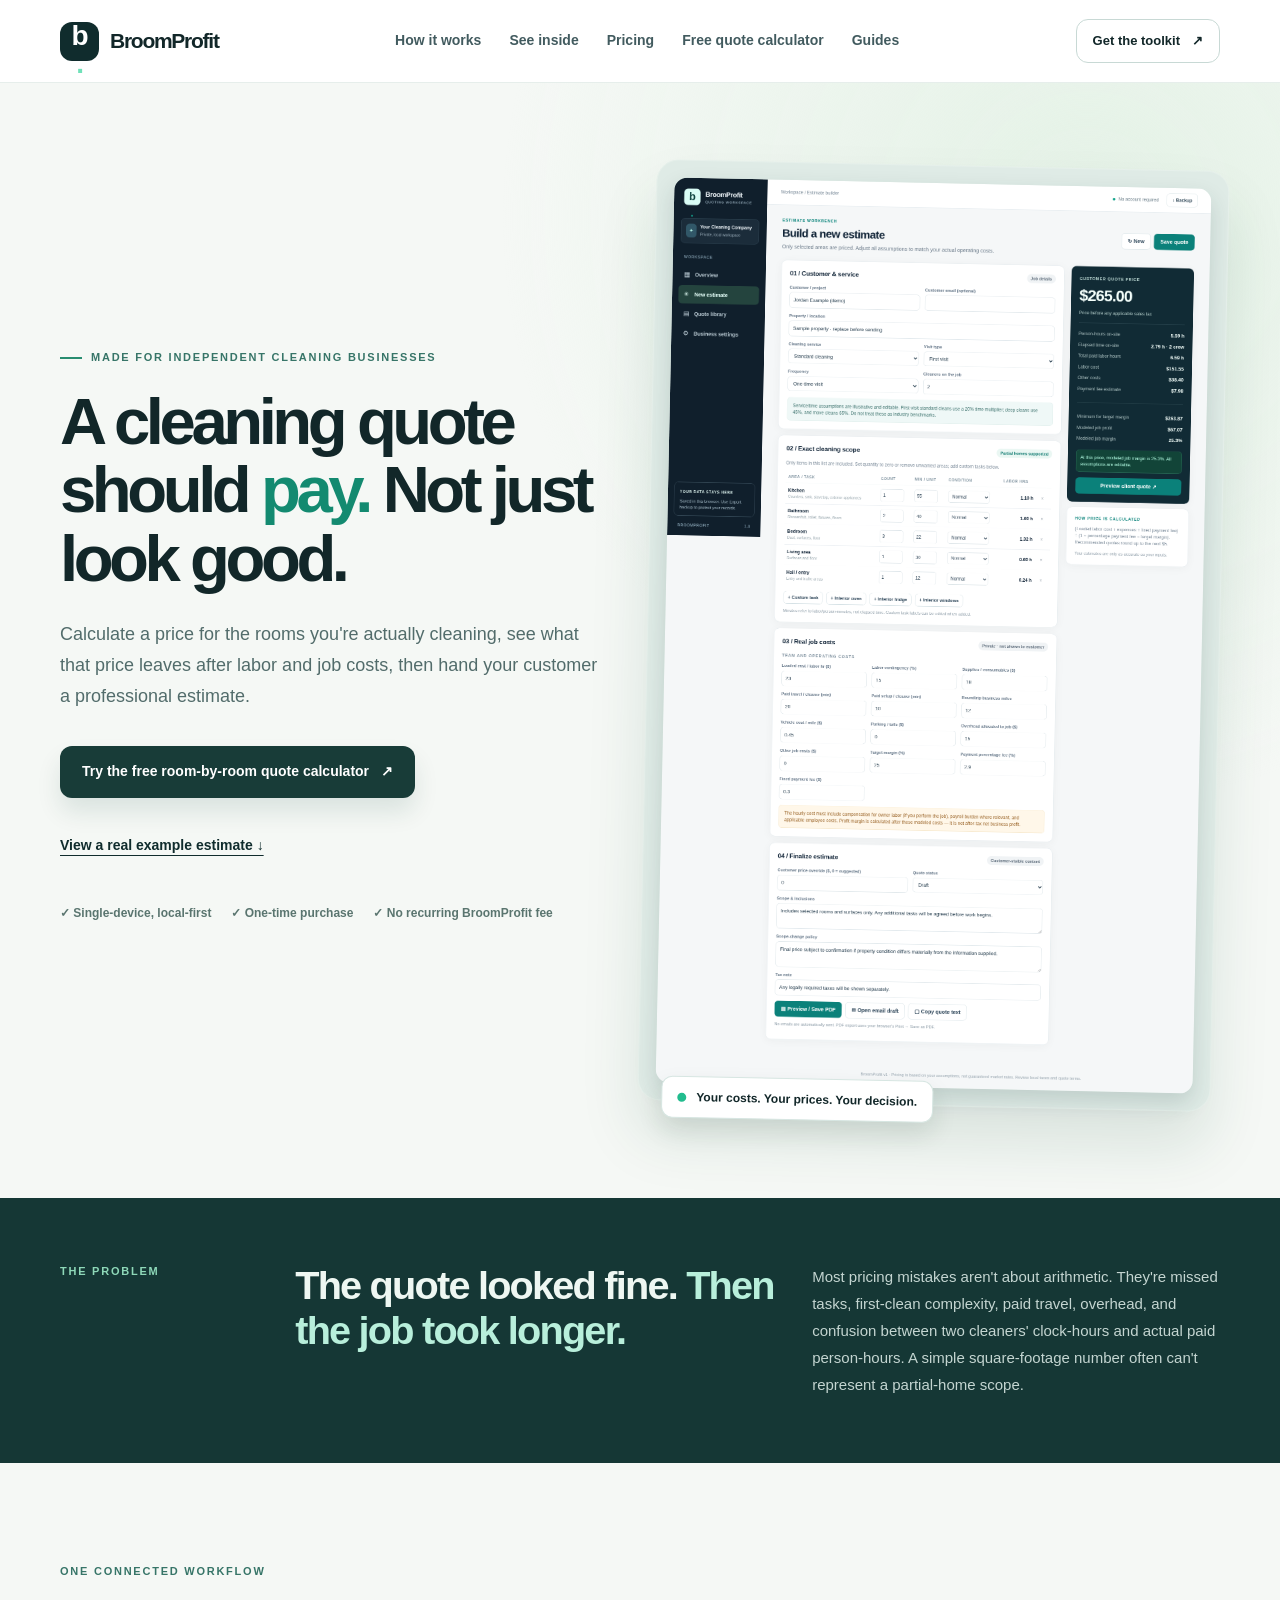
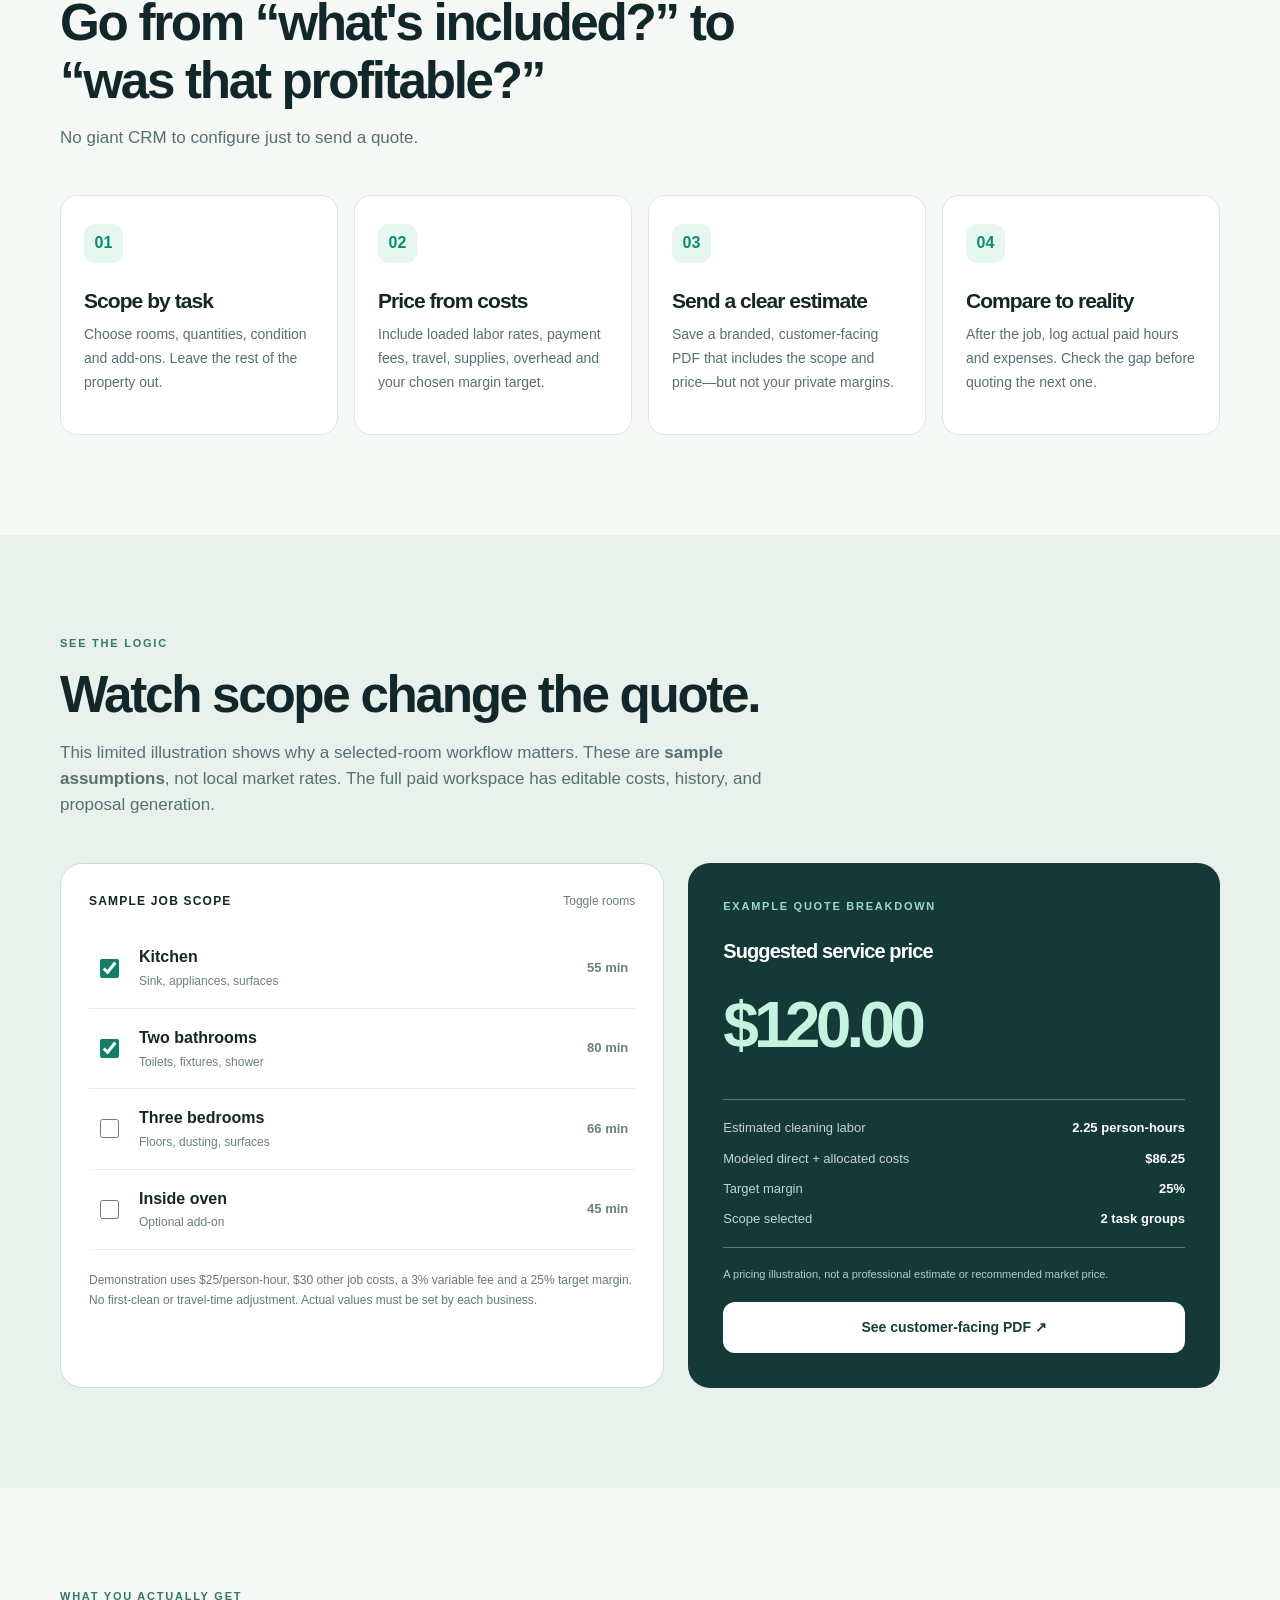
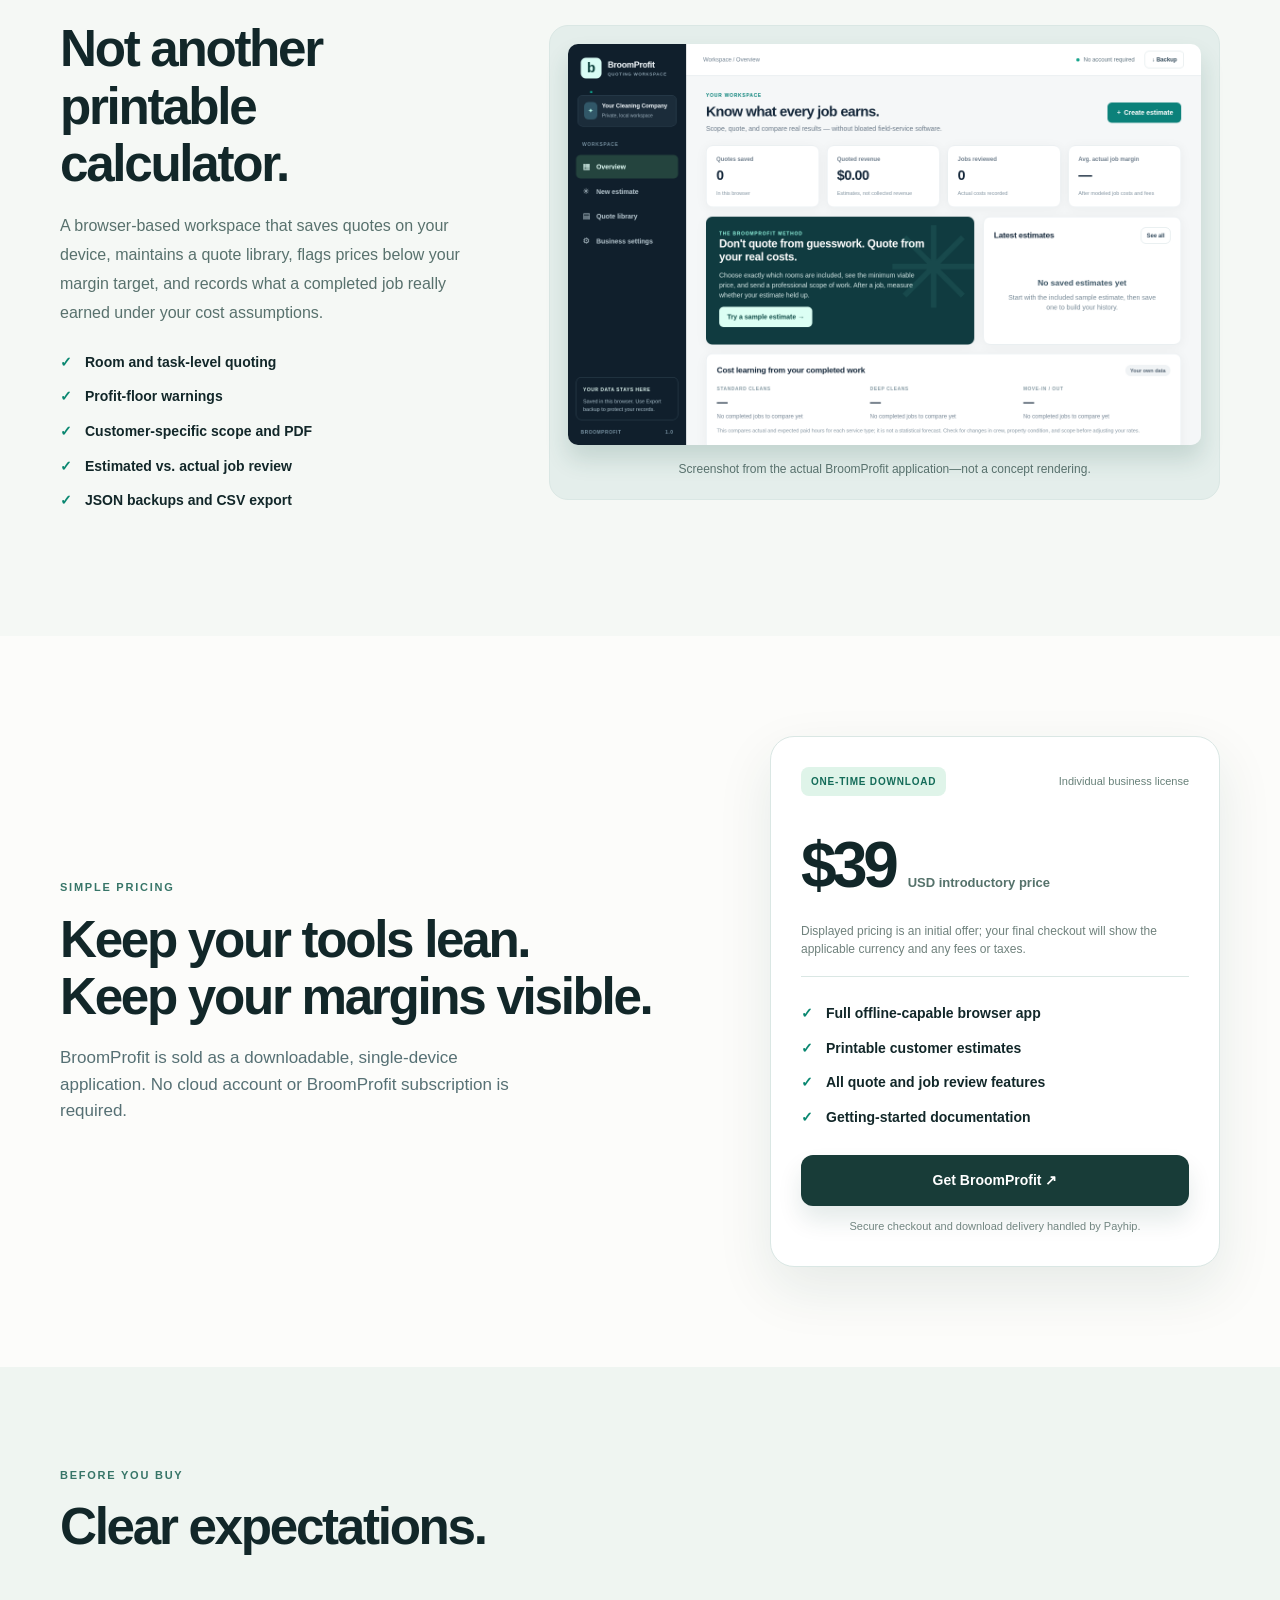
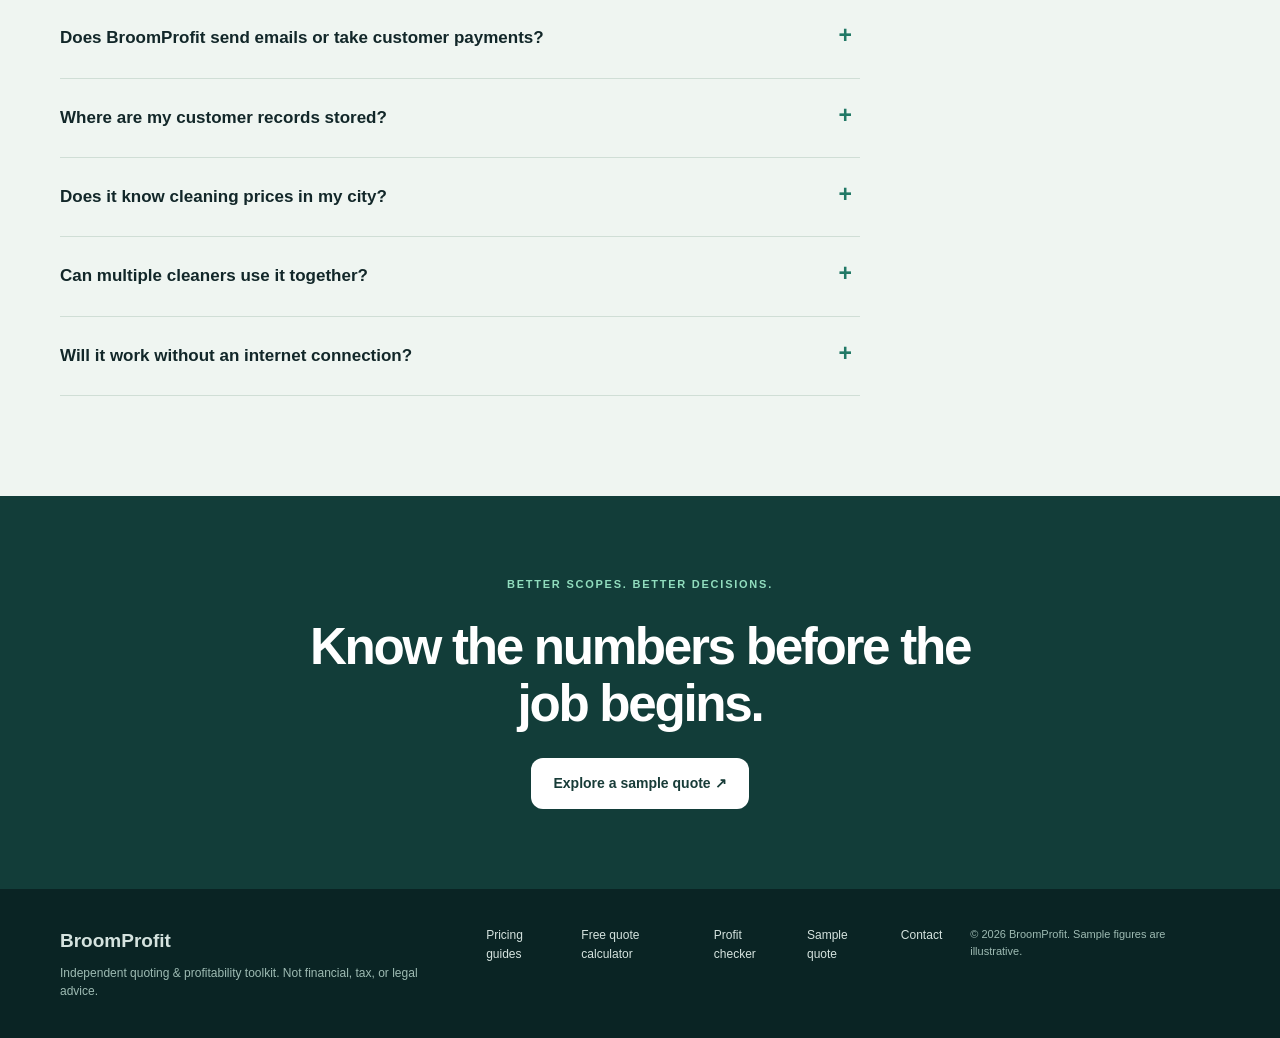
<file: index.html>
<!doctype html>
<html lang="en">
<head>
<meta charset="utf-8">
<meta name="viewport" content="width=device-width,initial-scale=1">
<title>BroomProfit — Quote cleaning jobs with confidence</title>
<meta name="description" content="Build cleaning estimates by actual room and task scope, calculate a margin-aware price, send a clear branded quote, and review real job costs. One-time downloadable quoting workspace.">
<meta name="theme-color" content="#102a2c">
<link rel="canonical" href="https://broomprofit-quote.netlify.app/">
<meta property="og:url" content="https://broomprofit-quote.netlify.app/">
<meta name="twitter:card" content="summary_large_image">
<script type="application/ld+json">{"@context":"https://schema.org","@type":"SoftwareApplication","name":"BroomProfit — Cleaning Quote Builder & Job Profit Tracker","url":"https://broomprofit-quote.netlify.app/","applicationCategory":"BusinessApplication","operatingSystem":"Web browser","description":"Downloadable cost-based cleaning-business quoting and job-profit tracking tool. Estimate room-by-room scopes and produce printable customer estimates.","offers":{"@type":"Offer","price":"39","priceCurrency":"USD","url":"https://payhip.com/b/qlU4D"}}</script>

<meta property="og:type" content="website">
<meta property="og:title" content="BroomProfit — Know whether your cleaning quote pays">
<meta property="og:description" content="From scoped rooms to an accurate job-cost model and a customer-ready quote. No monthly subscription to BroomProfit.">
<meta property="og:image" content="https://broomprofit-quote.netlify.app/assets/cover.png">
<link rel="icon" href="assets/favicon.svg" type="image/svg+xml">
<link rel="stylesheet" href="site.css">
<script src="config.js" defer></script><script src="site.js" defer></script>
</head>
<body>
<a class="skip-link" href="#main">Skip to content</a>
<header class="header"><div class="container nav"><a href="/" class="brand" aria-label="BroomProfit home"><span class="logo">b<span class="dot">.</span></span><span>BroomProfit</span></a><nav aria-label="Site"><a href="#how">How it works</a><a href="#preview">See inside</a><a href="#pricing">Pricing</a><a href="/house-cleaning-quote-calculator">Free quote calculator</a><a href="/guides/">Guides</a></nav><a class="btn btn-sm btn-outline" href="#pricing">Get the toolkit <span aria-hidden="true">↗</span></a></div></header>
<main id="main">
<section class="hero"><div class="container hero-grid"><div><p class="eyebrow"><span class="eyebrow-line"></span> MADE FOR INDEPENDENT CLEANING BUSINESSES</p><h1>A cleaning quote should <em>pay.</em> Not just look good.</h1><p class="lead">Calculate a price for the rooms you're actually cleaning, see what that price leaves after labor and job costs, then hand your customer a professional estimate.</p><div class="actions"><a class="btn btn-primary" href="/house-cleaning-quote-calculator">Try the free room-by-room quote calculator <span>↗</span></a><a class="btn btn-link" href="assets/example-estimate.pdf" target="_blank" rel="noopener">View a real example estimate ↓</a></div><div class="hero-facts"><span>✓ Single-device, local-first</span><span>✓ One-time purchase</span><span>✓ No recurring BroomProfit fee</span></div></div><div class="hero-img"><img src="assets/workbench.png" alt="BroomProfit quote builder showing editable areas, estimated labor, and profitability summary" width="1352" height="840"><div class="hero-chip"><span class="status-circle"></span> Your costs. Your prices. Your decision.</div></div></div></section>
<section class="reason"><div class="container reason-grid"><p class="overline">THE PROBLEM</p><h2>The quote looked fine. <span>Then the job took longer.</span></h2><p>Most pricing mistakes aren't about arithmetic. They're missed tasks, first-clean complexity, paid travel, overhead, and confusion between two cleaners' clock-hours and actual paid person-hours. A simple square-footage number often can't represent a partial-home scope.</p></div></section>
<section id="how" class="section"><div class="container"><div class="section-head"><p class="overline">ONE CONNECTED WORKFLOW</p><h2>Go from “what's included?” to “was that profitable?”</h2><p>No giant CRM to configure just to send a quote.</p></div><div class="steps"><article><div class="step-num">01</div><h3>Scope by task</h3><p>Choose rooms, quantities, condition and add-ons. Leave the rest of the property out.</p></article><article><div class="step-num">02</div><h3>Price from costs</h3><p>Include loaded labor rates, payment fees, travel, supplies, overhead and your chosen margin target.</p></article><article><div class="step-num">03</div><h3>Send a clear estimate</h3><p>Save a branded, customer-facing PDF that includes the scope and price—but not your private margins.</p></article><article><div class="step-num">04</div><h3>Compare to reality</h3><p>After the job, log actual paid hours and expenses. Check the gap before quoting the next one.</p></article></div></div></section>
<section id="preview" class="section demo-section"><div class="container"><div class="section-head"><p class="overline">SEE THE LOGIC</p><h2>Watch scope change the quote.</h2><p>This limited illustration shows why a selected-room workflow matters. These are <strong>sample assumptions</strong>, not local market rates. The full paid workspace has editable costs, history, and proposal generation.</p></div><div class="demo-grid"><div class="demo-controls"><div class="demo-section-title">SAMPLE JOB SCOPE <span>Toggle rooms</span></div><label class="room"><input type="checkbox" class="room-input" data-minutes="55" checked><span class="room-name">Kitchen <small>Sink, appliances, surfaces</small></span><strong>55 min</strong></label><label class="room"><input type="checkbox" class="room-input" data-minutes="80" checked><span class="room-name">Two bathrooms <small>Toilets, fixtures, shower</small></span><strong>80 min</strong></label><label class="room"><input type="checkbox" class="room-input" data-minutes="66"><span class="room-name">Three bedrooms <small>Floors, dusting, surfaces</small></span><strong>66 min</strong></label><label class="room"><input type="checkbox" class="room-input" data-minutes="45"><span class="room-name">Inside oven <small>Optional add-on</small></span><strong>45 min</strong></label><div class="demo-foot">Demonstration uses $25/person-hour, $30 other job costs, a 3% variable fee and a 25% target margin. No first-clean or travel-time adjustment. Actual values must be set by each business.</div></div><div class="demo-output" aria-live="polite"><p class="overline">EXAMPLE QUOTE BREAKDOWN</p><h3>Suggested service price</h3><div id="demo-price" class="big-number">$—</div><div class="demo-metrics"><div><span>Estimated cleaning labor</span><strong id="demo-hours">—</strong></div><div><span>Modeled direct + allocated costs</span><strong id="demo-cost">—</strong></div><div><span>Target margin</span><strong>25%</strong></div><div><span>Scope selected</span><strong id="demo-rooms">—</strong></div></div><p class="demo-note">A pricing illustration, not a professional estimate or recommended market price.</p><a href="assets/example-estimate.pdf" class="btn btn-light" target="_blank" rel="noopener">See customer-facing PDF ↗</a></div></div></div></section>
<section class="section proof"><div class="container proof-grid"><div><p class="overline">WHAT YOU ACTUALLY GET</p><h2>Not another printable calculator.</h2><p>A browser-based workspace that saves quotes on your device, maintains a quote library, flags prices below your margin target, and records what a completed job really earned under your cost assumptions.</p><ul class="clean-list"><li>Room and task-level quoting</li><li>Profit-floor warnings</li><li>Customer-specific scope and PDF</li><li>Estimated vs. actual job review</li><li>JSON backups and CSV export</li></ul></div><div class="product-gallery"><img src="assets/dashboard.png" alt="Actual BroomProfit dashboard with quote metrics and completed-job insights" loading="lazy" width="1440" height="950"><p>Screenshot from the actual BroomProfit application—not a concept rendering.</p></div></div></section>
<section id="pricing" class="section price-section"><div class="container price-grid"><div><p class="overline">SIMPLE PRICING</p><h2>Keep your tools lean.<br>Keep your margins visible.</h2><p>BroomProfit is sold as a downloadable, single-device application. No cloud account or BroomProfit subscription is required.</p></div><div class="price-card"><div class="price-top"><span class="price-badge">ONE-TIME DOWNLOAD</span><span>Individual business license</span></div><div class="price-amount"><span id="published-price" style="font-size:inherit;letter-spacing:inherit;font-weight:inherit;color:inherit">$39</span> <span id="published-currency">USD introductory price</span></div><p class="price-disclaimer">Displayed pricing is an initial offer; your final checkout will show the applicable currency and any fees or taxes.</p><ul class="clean-list"><li>Full offline-capable browser app</li><li>Printable customer estimates</li><li>All quote and job review features</li><li>Getting-started documentation</li></ul><a id="checkout" class="btn btn-primary btn-full" href="https://payhip.com/b/qlU4D">Get BroomProfit ↗</a><small id="checkout-note">Secure checkout and digital delivery handled by Payhip.</small></div></div></section>
<section class="section faq-section"><div class="container"><div class="section-head"><p class="overline">BEFORE YOU BUY</p><h2>Clear expectations.</h2></div><div class="faq"><details><summary>Does BroomProfit send emails or take customer payments?</summary><p>No. It creates printable/save-as-PDF estimates and can open an email draft. Payment collection, automated email, scheduling and invoicing are not included.</p></details><details><summary>Where are my customer records stored?</summary><p>Locally in the browser where you use the application. No BroomProfit account, shared cloud database or automated backup is included. Export a JSON backup often, and don't use shared devices.</p></details><details><summary>Does it know cleaning prices in my city?</summary><p>No. You enter your labor, travel, overhead and fee assumptions. Its purpose is cost-aware pricing discipline, not real-time market-rate recommendations.</p></details><details><summary>Can multiple cleaners use it together?</summary><p>It models crew size for job costing, but it's a single-device workspace. Real-time team collaboration and cross-device synchronization are not available.</p></details><details><summary>Will it work without an internet connection?</summary><p>The downloaded application contains no external network libraries and can run offline in a modern desktop browser. Browser security and storage behavior may vary for local files; instructions include troubleshooting.</p></details></div></div></section>
<section class="last-call"><div class="container"><p class="overline">BETTER SCOPES. BETTER DECISIONS.</p><h2>Know the numbers before the job begins.</h2><a class="btn btn-light" href="#preview">Explore a sample quote ↗</a></div></section>
</main>
<footer class="footer"><div class="container foot-flex"><div><strong>BroomProfit</strong><p>Independent quoting &amp; profitability toolkit. Not financial, tax, or legal advice.</p></div><div><a href="/guides/">Pricing guides</a><a href="/house-cleaning-quote-calculator">Free quote calculator</a><a href="/free-cleaning-job-profit-calculator">Profit checker</a><a href="assets/example-estimate.pdf" target="_blank" rel="noopener">Sample quote</a><a id="contact" href="#pricing">Store information</a></div><small>© 2026 BroomProfit. Sample figures are illustrative.</small></div></footer>
</body></html>
</file>
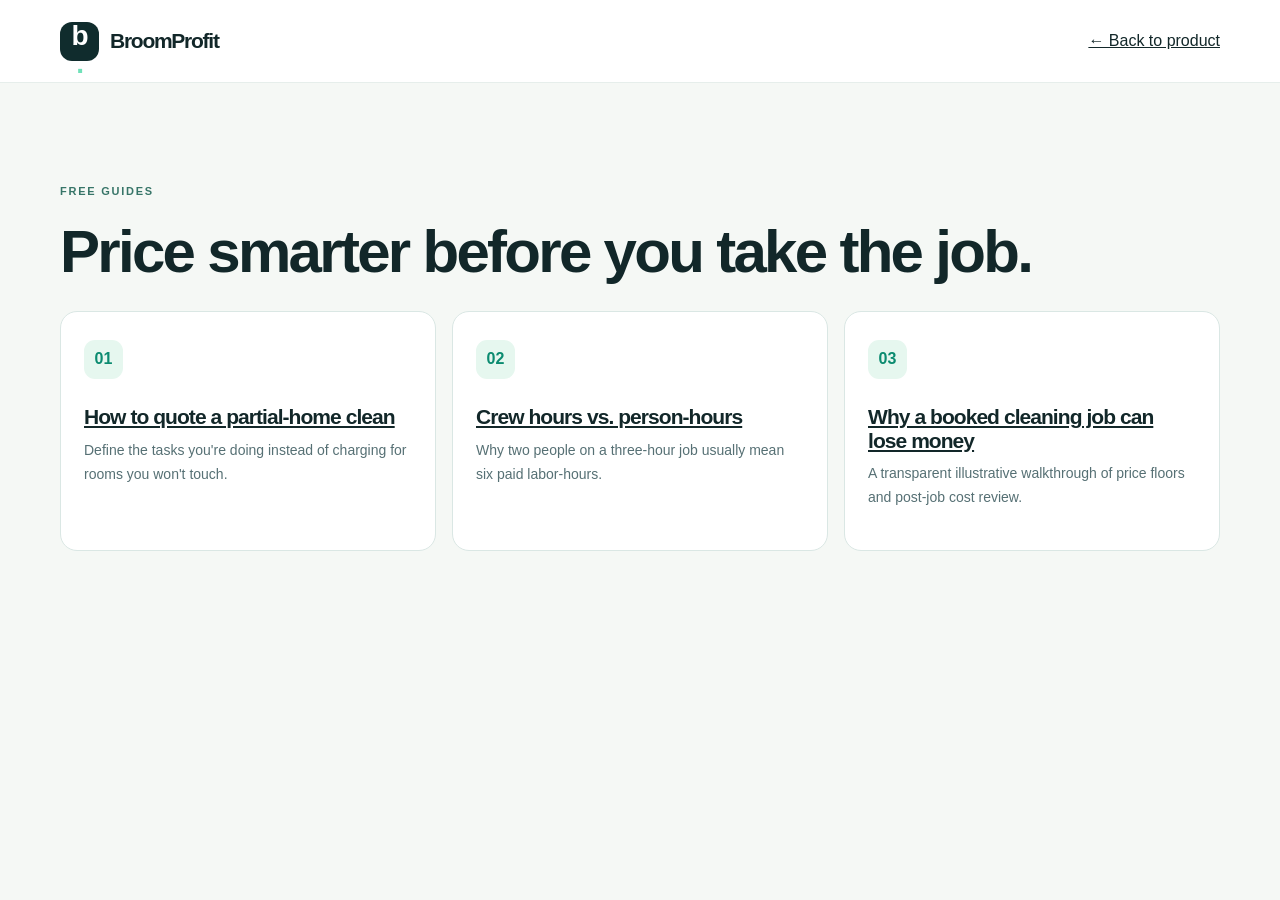
<file: guides/index.html>
<!doctype html><html lang="en"><head><meta charset="utf-8"><meta name="viewport" content="width=device-width,initial-scale=1"><title>Cleaning business quoting guides | BroomProfit</title><meta name="description" content="Useful guides to pricing room-specific cleaning jobs, estimating paid crew labor, and reviewing job profitability."><link rel="stylesheet" href="../site.css"></head><body><header class="header"><div class="container nav"><a class="brand" href="/"><span class="logo">b<span class="dot">.</span></span>BroomProfit</a><a href="/">← Back to product</a></div></header><main class="section"><div class="container"><p class="overline">FREE GUIDES</p><h1 style="font-size:clamp(38px,5vw,60px);margin:18px 0 26px">Price smarter before you take the job.</h1><div class="steps" style="grid-template-columns:repeat(auto-fit,minmax(240px,1fr))"><article><div class="step-num">01</div><h3><a href="partial-home-cleaning-estimate.html">How to quote a partial-home clean</a></h3><p>Define the tasks you're doing instead of charging for rooms you won't touch.</p></article><article><div class="step-num">02</div><h3><a href="cleaning-person-hours.html">Crew hours vs. person-hours</a></h3><p>Why two people on a three-hour job usually mean six paid labor-hours.</p></article><article><div class="step-num">03</div><h3><a href="cleaning-job-profit.html">Why a booked cleaning job can lose money</a></h3><p>A transparent illustrative walkthrough of price floors and post-job cost review.</p></article></div></div></main></body></html>
</file>
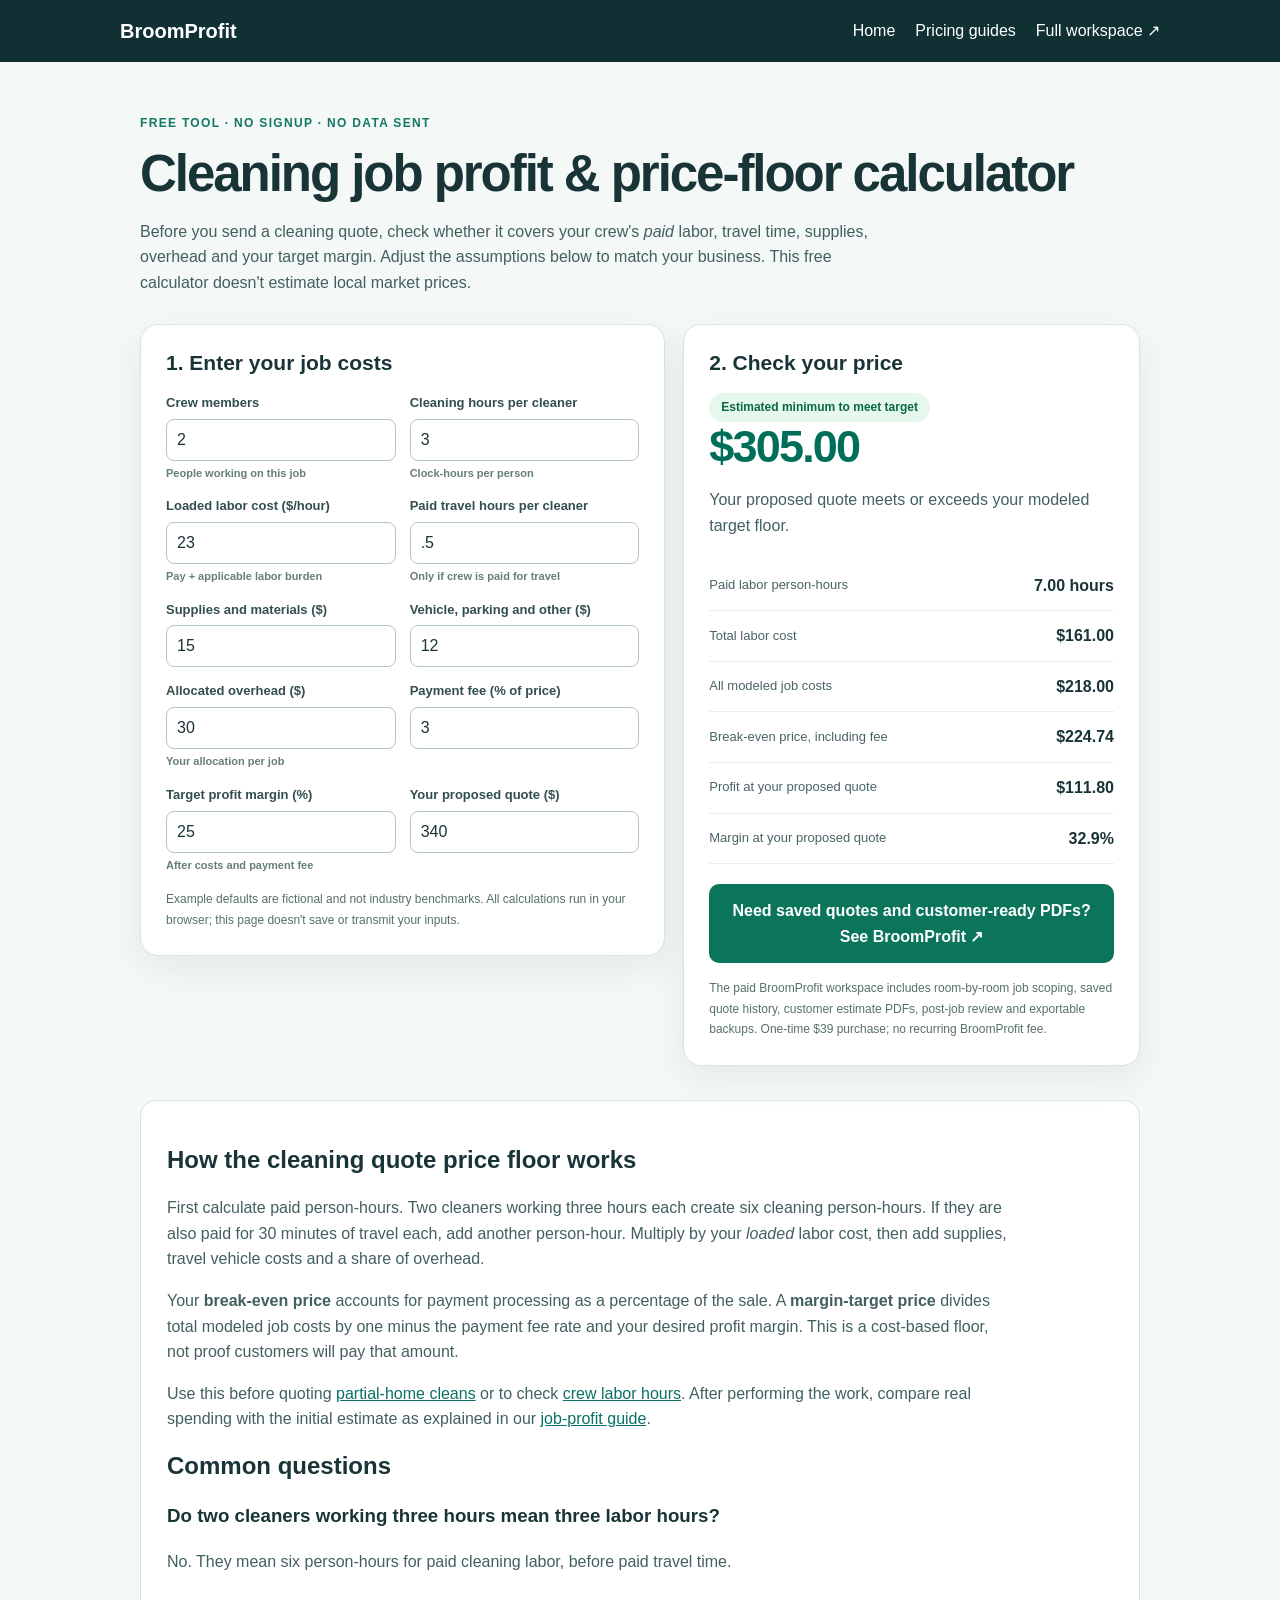
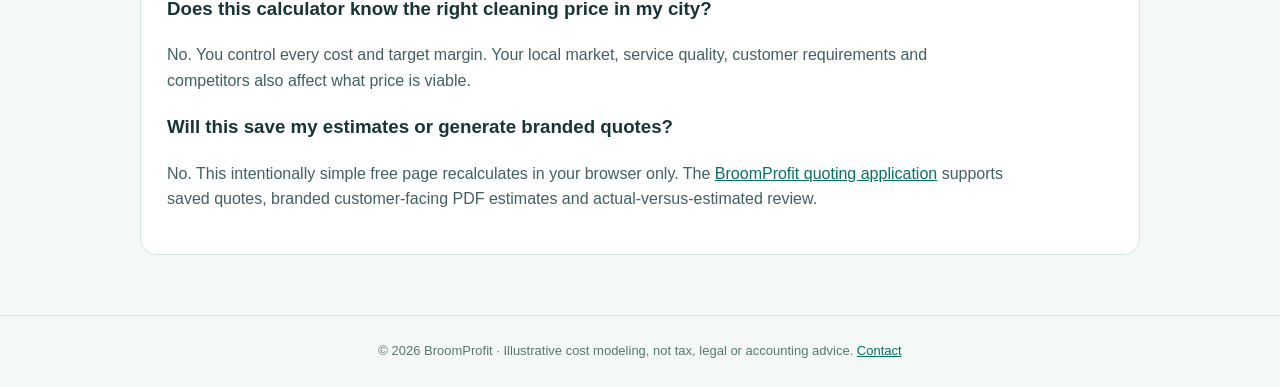
<file: free-cleaning-job-profit-calculator.html>
<!doctype html>
<html lang="en"><head><meta charset="utf-8"><meta name="viewport" content="width=device-width,initial-scale=1">
<title>Free Cleaning Job Profit Calculator | Price Floor & Labor Costs | BroomProfit</title>
<meta name="description" content="Free cleaning quote profit calculator for residential cleaners. Enter crew size, cleaning hours, travel, supplies, labor, overhead and target margin to see your estimated price floor. No login.">
<link rel="canonical" href="https://broomprofit-quote.netlify.app/free-cleaning-job-profit-calculator">
<meta property="og:title" content="Free Cleaning Job Profit & Quote Calculator">
<meta property="og:description" content="See whether a cleaning quote covers paid labor, travel, expenses and your desired margin. Free, no signup.">
<meta property="og:image" content="https://broomprofit-quote.netlify.app/assets/cover.png">
<style>
:root{font-family:ui-sans-serif,-apple-system,BlinkMacSystemFont,"Segoe UI",sans-serif;color:#193436;background:#f4f8f6}
*{box-sizing:border-box}body{margin:0;line-height:1.6}a{color:#087163}header{background:#103034;color:white;padding:15px max(20px,calc((100vw - 1040px)/2));display:flex;justify-content:space-between;gap:20px;align-items:center}header a{color:white;text-decoration:none}header strong{font-size:20px}header nav{display:flex;gap:20px}main{max-width:1040px;margin:auto;padding:40px 20px 60px}h1{font-size:clamp(30px,4.5vw,51px);line-height:1.13;letter-spacing:-.04em;margin:10px 0 14px}h2{line-height:1.2}p{color:#425f61}.eyebrow{color:#147766;font-size:12px;font-weight:800;letter-spacing:.11em;text-transform:uppercase}.intro{max-width:740px;margin-bottom:28px}.panels{display:grid;grid-template-columns:1.15fr 1fr;gap:18px;align-items:start}.panel{background:white;border:1px solid #d5e5e0;border-radius:18px;padding:25px;box-shadow:0 12px 36px #113a3312}.panel h2{font-size:21px;margin:0 0 18px}.formgrid{display:grid;grid-template-columns:repeat(2,minmax(0,1fr));gap:14px}label{font-size:13px;font-weight:650;color:#334e50;display:block}input{width:100%;padding:11px 10px;font-size:16px;margin-top:5px;border:1px solid #b4c8c3;border-radius:8px;background:#fff;color:#193436}input:focus{outline:3px solid #b5f0d9;border-color:#0a816c}.hint{font-size:11px;color:#657e7a;display:block;margin-top:4px}.big{font-size:45px;line-height:1.1;font-weight:800;letter-spacing:-.04em;color:#006e58}.pill{display:inline-block;border-radius:20px;background:#e6f8ed;color:#086844;padding:5px 12px;font-size:12px;font-weight:700}.metrics{margin-top:22px}.metric{display:flex;gap:20px;align-items:center;justify-content:space-between;padding:12px 0;border-bottom:1px solid #e8eeec}.metric span{color:#496365;font-size:13px}.metric strong{white-space:nowrap}small.note{display:block;font-size:12px;line-height:1.7;color:#55706b;margin-top:15px}.button{background:#0b755b;color:white;text-decoration:none;padding:14px 19px;display:block;border-radius:10px;text-align:center;font-weight:800;margin-top:20px}.button:hover{background:#005943}.warning{color:#a44c2a}.guide{margin-top:34px;background:white;border-radius:16px;border:1px solid #d5e5e0;padding:26px}.guide p{max-width:840px}footer{padding:25px;text-align:center;border-top:1px solid #d5e5e0;font-size:13px;color:#5a7772}.sr{position:absolute;left:-10000px}@media(max-width:750px){header nav{gap:9px;font-size:12px}.panels{grid-template-columns:1fr}.panel{padding:18px}.formgrid{gap:10px}.big{font-size:38px}}
</style>
</head><body>
<header><a href="/"><strong>BroomProfit</strong></a><nav><a href="/">Home</a><a href="/guides/">Pricing guides</a><a href="https://payhip.com/b/qlU4D">Full workspace ↗</a></nav></header>
<main>
<p class="eyebrow">Free tool · no signup · no data sent</p><h1>Cleaning job profit & price-floor calculator</h1>
<p class="intro">Before you send a cleaning quote, check whether it covers your crew's <em>paid</em> labor, travel time, supplies, overhead and your target margin. Adjust the assumptions below to match your business. This free calculator doesn't estimate local market prices.</p>
<div class="panels"><section class="panel" aria-label="Cost inputs"><h2>1. Enter your job costs</h2>
<div class="formgrid">
<label>Crew members<input id="crew" type="number" min="1" max="100" step="1" value="2"><span class="hint">People working on this job</span></label>
<label>Cleaning hours per cleaner<input id="hours" type="number" min="0" max="500" step=".25" value="3"><span class="hint">Clock-hours per person</span></label>
<label>Loaded labor cost ($/hour)<input id="rate" type="number" min="0" max="1000" step=".5" value="23"><span class="hint">Pay + applicable labor burden</span></label>
<label>Paid travel hours per cleaner<input id="travel" type="number" min="0" max="100" step=".25" value=".5"><span class="hint">Only if crew is paid for travel</span></label>
<label>Supplies and materials ($)<input id="supplies" type="number" min="0" max="100000" step="1" value="15"></label>
<label>Vehicle, parking and other ($)<input id="vehicle" type="number" min="0" max="100000" step="1" value="12"></label>
<label>Allocated overhead ($)<input id="overhead" type="number" min="0" max="100000" step="1" value="30"><span class="hint">Your allocation per job</span></label>
<label>Payment fee (% of price)<input id="fee" type="number" min="0" max="50" step=".25" value="3"></label>
<label>Target profit margin (%)<input id="margin" type="number" min="0" max="80" step="1" value="25"><span class="hint">After costs and payment fee</span></label>
<label>Your proposed quote ($)<input id="quote" type="number" min="0" max="1000000" step="5" value="340"></label>
</div><small class="note">Example defaults are fictional and not industry benchmarks. All calculations run in your browser; this page doesn't save or transmit your inputs.</small></section>
<section class="panel" aria-live="polite"><h2>2. Check your price</h2><span class="pill">Estimated minimum to meet target</span><div class="big" id="floor">$0</div><p id="status">Calculating…</p>
<div class="metrics">
<div class="metric"><span>Paid labor person-hours</span><strong id="person-hours">—</strong></div>
<div class="metric"><span>Total labor cost</span><strong id="labor">—</strong></div>
<div class="metric"><span>All modeled job costs</span><strong id="cost">—</strong></div>
<div class="metric"><span>Break-even price, including fee</span><strong id="breakeven">—</strong></div>
<div class="metric"><span>Profit at your proposed quote</span><strong id="profit">—</strong></div>
<div class="metric"><span>Margin at your proposed quote</span><strong id="actual-margin">—</strong></div>
</div>
<a class="button" href="https://payhip.com/b/qlU4D">Need saved quotes and customer-ready PDFs? See BroomProfit ↗</a>
<small class="note">The paid BroomProfit workspace includes room-by-room job scoping, saved quote history, customer estimate PDFs, post-job review and exportable backups. One-time $39 purchase; no recurring BroomProfit fee.</small>
</section></div>
<section class="guide"><h2>How the cleaning quote price floor works</h2>
<p>First calculate paid person-hours. Two cleaners working three hours each create six cleaning person-hours. If they are also paid for 30 minutes of travel each, add another person-hour. Multiply by your <em>loaded</em> labor cost, then add supplies, travel vehicle costs and a share of overhead.</p>
<p>Your <strong>break-even price</strong> accounts for payment processing as a percentage of the sale. A <strong>margin-target price</strong> divides total modeled job costs by one minus the payment fee rate and your desired profit margin. This is a cost-based floor, not proof customers will pay that amount.</p>
<p>Use this before quoting <a href="/guides/partial-home-cleaning-estimate">partial-home cleans</a> or to check <a href="/guides/cleaning-person-hours">crew labor hours</a>. After performing the work, compare real spending with the initial estimate as explained in our <a href="/guides/cleaning-job-profit">job-profit guide</a>.</p>
<h2>Common questions</h2><h3>Do two cleaners working three hours mean three labor hours?</h3><p>No. They mean six person-hours for paid cleaning labor, before paid travel time.</p>
<h3>Does this calculator know the right cleaning price in my city?</h3><p>No. You control every cost and target margin. Your local market, service quality, customer requirements and competitors also affect what price is viable.</p>
<h3>Will this save my estimates or generate branded quotes?</h3><p>No. This intentionally simple free page recalculates in your browser only. The <a href="https://payhip.com/b/qlU4D">BroomProfit quoting application</a> supports saved quotes, branded customer-facing PDF estimates and actual-versus-estimated review.</p>
</section></main><footer>© 2026 BroomProfit · Illustrative cost modeling, not tax, legal or accounting advice. <a href="https://payhip.com/u1791646826182767313974/contact">Contact</a></footer>
<script>
(()=>{const ids=['crew','hours','rate','travel','supplies','vehicle','overhead','fee','margin','quote'];const el=Object.fromEntries(ids.map(id=>[id,document.getElementById(id)]));const target=id=>document.getElementById(id);const usd=n=>new Intl.NumberFormat('en-US',{style:'currency',currency:'USD'}).format(n);const num=id=>{const v=Number(el[id].value);return Number.isFinite(v)?Math.max(0,v):0};const pct=n=>(n*100).toFixed(1)+'%';function update(){const crew=Math.max(1,Math.round(num('crew'))),hours=num('hours'),travel=num('travel'),rate=num('rate');const fee=num('fee')/100,margin=num('margin')/100,quote=num('quote');const paid=crew*(hours+travel),labor=paid*rate;const costs=labor+num('supplies')+num('vehicle')+num('overhead');const possible=1-fee-margin>0,breakEven=fee<1?costs/(1-fee):Infinity;const rawFloor=possible?costs/(1-fee-margin):Infinity;const floor=Number.isFinite(rawFloor)?Math.ceil((rawFloor-1e-8)/5)*5:Infinity;const profit=quote*(1-fee)-costs;const actualMargin=quote>0?profit/quote:NaN;target('person-hours').textContent=paid.toFixed(2)+' hours';target('labor').textContent=usd(labor);target('cost').textContent=usd(costs);target('breakeven').textContent=Number.isFinite(breakEven)?usd(breakEven):'Not possible';target('floor').textContent=Number.isFinite(floor)?usd(floor):'Adjust percentages';target('profit').textContent=usd(profit);target('actual-margin').textContent=Number.isFinite(actualMargin)?pct(actualMargin):'N/A';const status=target('status');status.className='';if(!possible){status.textContent='Fee + margin must be less than 100%.';status.className='warning';}else if(quote>=floor){status.textContent='Your proposed quote meets or exceeds your modeled target floor.';}else{status.textContent='Your proposed quote is below your modeled target floor.';status.className='warning';}}for(const input of Object.values(el)){input.addEventListener('input',update)}update();})();
</script></body></html>
</file>
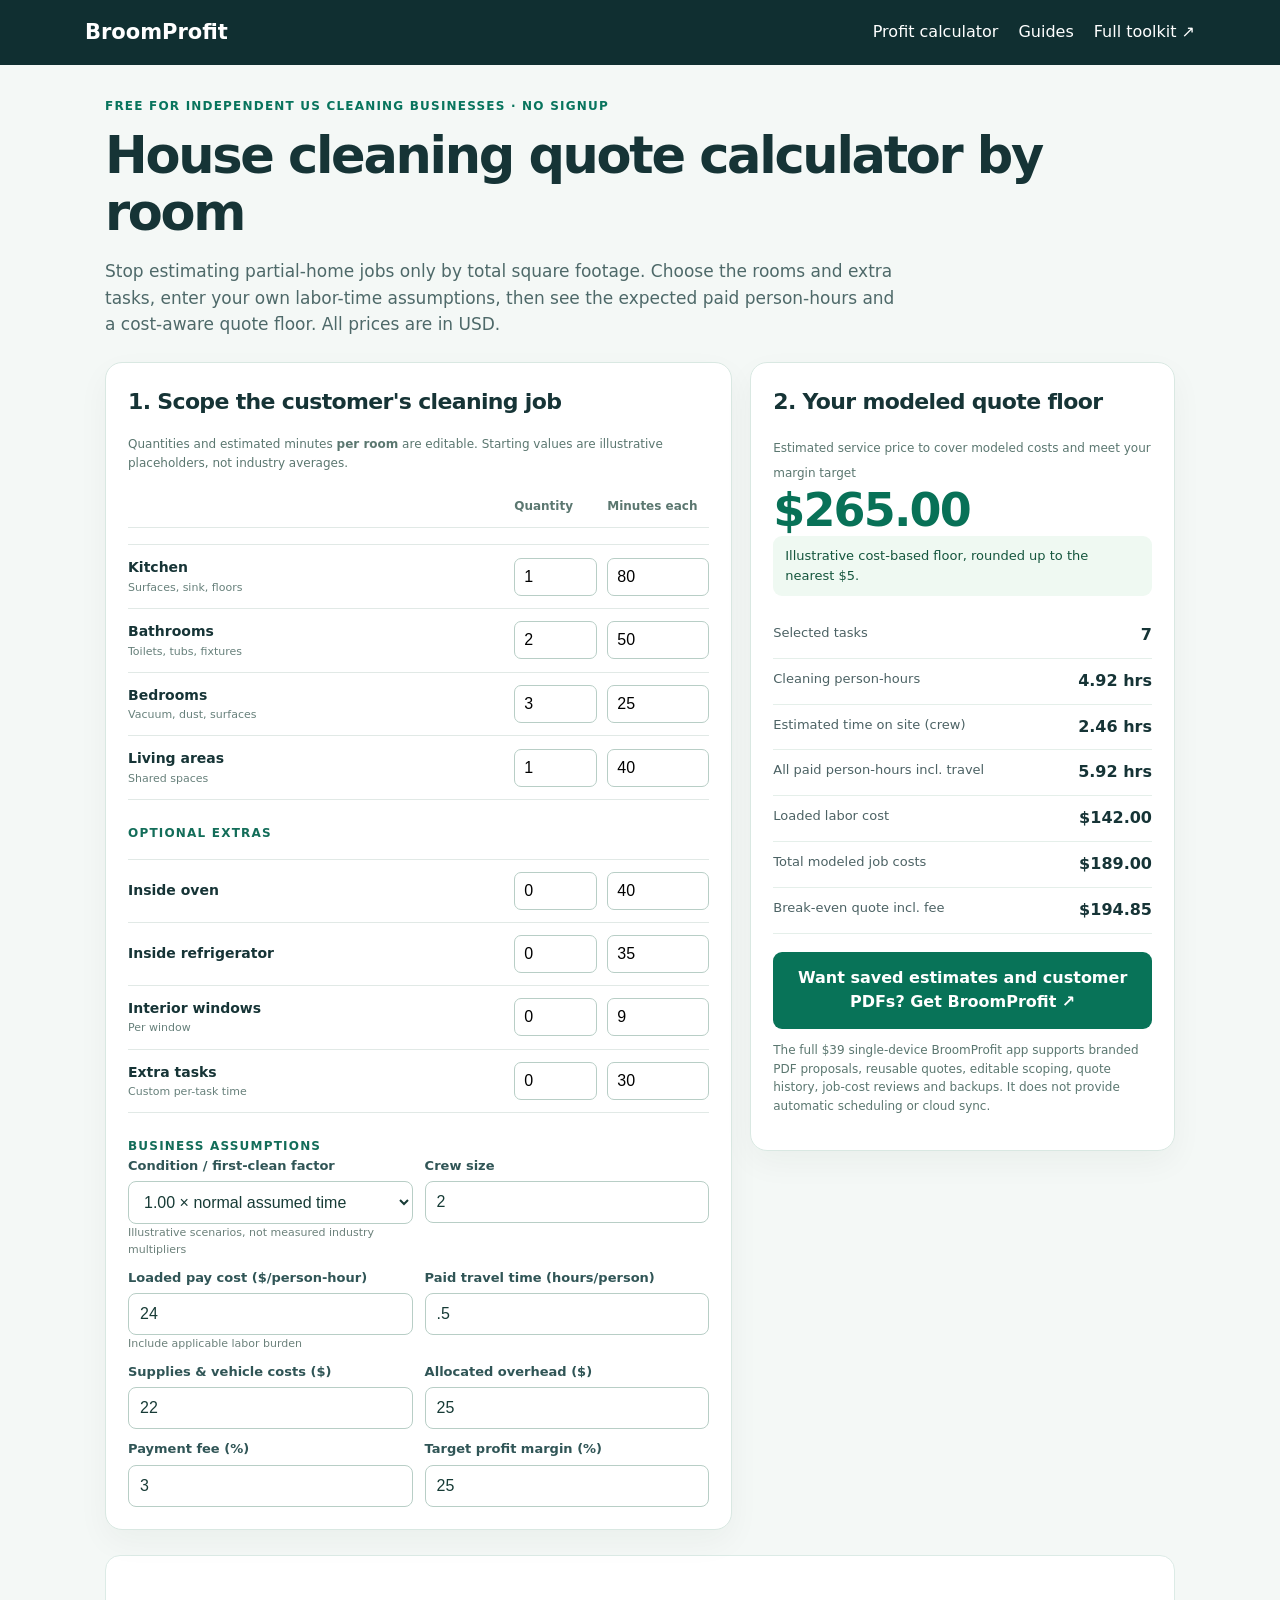
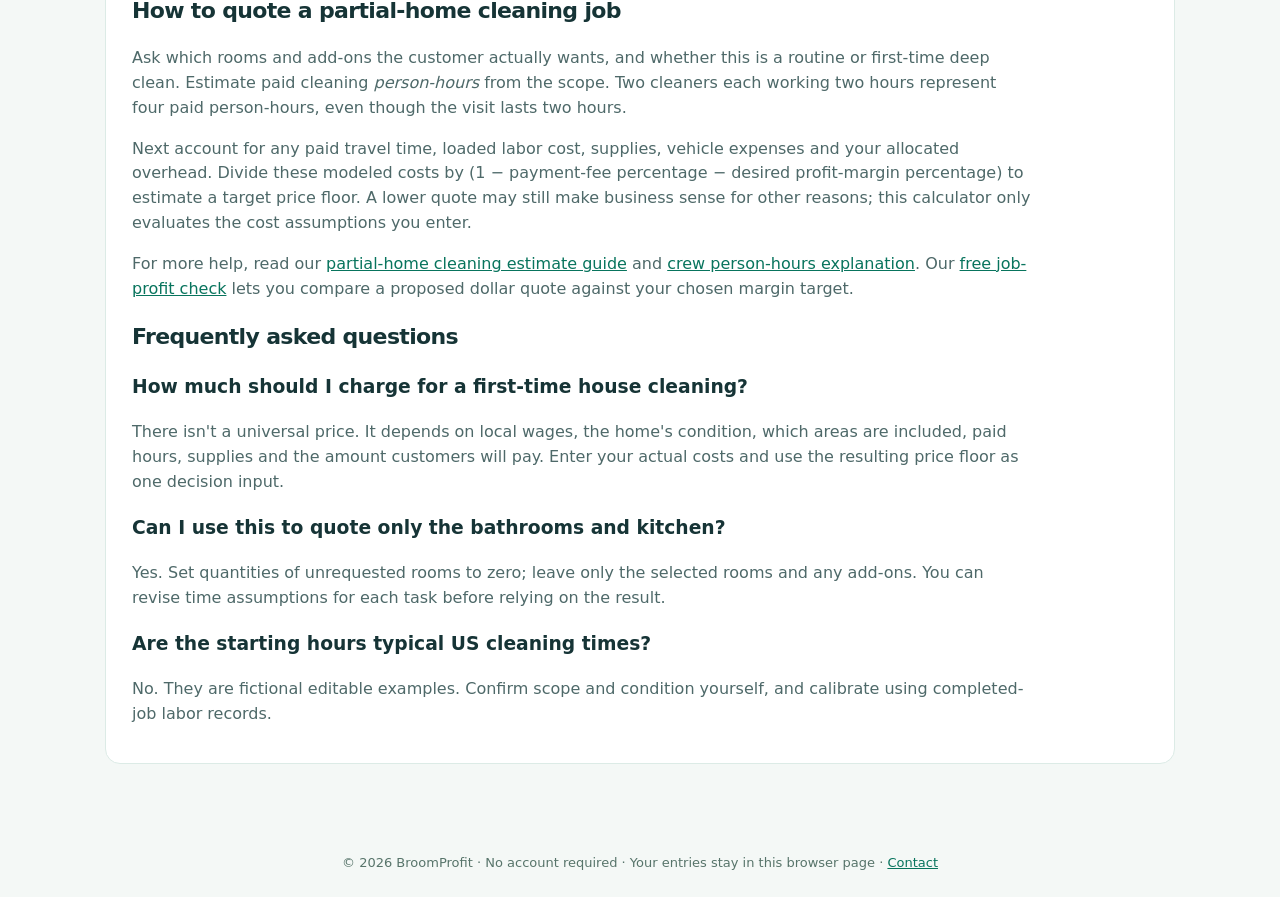
<file: house-cleaning-quote-calculator.html>
<!doctype html>
<html lang="en"><head><meta charset="utf-8"><meta name="viewport" content="width=device-width,initial-scale=1">
<title>Free House Cleaning Quote Calculator by Room (US) | BroomProfit</title>
<meta name="description" content="Free room-by-room residential cleaning price estimator for US cleaning businesses. Calculate paid crew hours, partial-home scopes, first-clean condition and add-on costs. No signup.">
<link rel="canonical" href="https://broomprofit-quote.netlify.app/house-cleaning-quote-calculator">
<meta property="og:title" content="Free Room-by-Room House Cleaning Quote Calculator">
<meta property="og:description" content="Quote the rooms you're actually cleaning with editable labor-time assumptions and a profit-aware price floor.">
<meta property="og:image" content="https://broomprofit-quote.netlify.app/assets/cover.png">
<script type="application/ld+json">{"@context":"https://schema.org","@type":"WebApplication","name":"Free House Cleaning Quote Calculator by Room","url":"https://broomprofit-quote.netlify.app/house-cleaning-quote-calculator","applicationCategory":"BusinessApplication","operatingSystem":"Web","offers":{"@type":"Offer","price":"0","priceCurrency":"USD"},"description":"Free client-side room-by-room residential cleaning cost and margin calculator for independent cleaning businesses."}</script>
<style>
:root{font-family:Inter,ui-sans-serif,system-ui,-apple-system,sans-serif;background:#f4f8f6;color:#163436}*{box-sizing:border-box}body{margin:0;line-height:1.55}a{color:#08745d}header{background:#102f31;color:white;padding:16px max(20px,calc((100vw - 1110px)/2));display:flex;gap:15px;justify-content:space-between;align-items:center}header a{color:#fff;text-decoration:none}header strong{font-size:21px}header nav{display:flex;gap:20px}main{max-width:1110px;margin:auto;padding:32px 20px 65px}h1{font-size:clamp(29px,4.8vw,51px);line-height:1.12;letter-spacing:-.045em;margin:12px 0}h2{font-size:22px;letter-spacing:-.03em}p{color:#4e6969}.eyebrow{font-size:12px;font-weight:800;color:#08745d;letter-spacing:.1em;text-transform:uppercase}.lead{max-width:800px;font-size:17px}.layout{display:grid;grid-template-columns:1.27fr .86fr;align-items:start;gap:18px;margin:25px 0}.card{background:#fff;border:1px solid #d9e8e2;border-radius:17px;padding:22px;box-shadow:0 12px 32px #0031220b}.card h2{margin:0 0 16px}.grid{display:grid;grid-template-columns:repeat(2,minmax(0,1fr));gap:10px 12px}.field{display:block;font-size:13px;font-weight:700;color:#305556}.field small{display:block;color:#6c817b;font-weight:400;font-size:11px}.field input,.field select{width:100%;display:block;border:1px solid #b8cec6;padding:11px;border-radius:8px;margin-top:5px;font-size:16px;background:white;color:#173b36}input:focus,select:focus{outline:3px solid #a1e8cf}.rows{border-top:1px solid #e1e9e6;margin-top:16px}.scope-row{display:grid;grid-template-columns:minmax(115px,1fr) 83px 102px;gap:10px;align-items:center;border-bottom:1px solid #e1e9e6;padding:12px 0}.scope-row label{font-weight:700;font-size:14px}.scope-row input{min-width:0;width:100%;font-size:16px;padding:9px;border:1px solid #b8cec6;border-radius:7px}.scope-row small{display:block;font-size:11px;color:#67807b;font-weight:400}.section-label{font-size:12px;font-weight:800;color:#136d59;letter-spacing:.1em;text-transform:uppercase;margin-top:24px}.results{position:sticky;top:15px}.price{font-weight:850;color:#087157;font-size:46px;letter-spacing:-.04em;line-height:1.1}.stats{margin:17px 0}.stat{padding:10px 0;border-bottom:1px solid #e5efea;display:flex;justify-content:space-between;gap:12px}.stat span{font-size:13px;color:#4c6264}.stat strong{text-align:right;white-space:nowrap}.minor{font-size:12px!important;color:#5b7770!important}.cta{display:block;text-align:center;background:#087358;color:#fff;padding:14px;border-radius:9px;text-decoration:none;font-weight:800;margin-top:18px}.status{padding:10px 12px;border-radius:9px;background:#eff9f2;color:#14553d;font-size:13px}.description{background:white;border-radius:15px;padding:20px 26px;border:1px solid #dcebe6;margin-top:24px}.description p{max-width:900px}footer{padding:24px;text-align:center;font-size:13px;color:#57746a}@media(max-width:750px){.layout{grid-template-columns:1fr}.results{position:static}.scope-row{grid-template-columns:minmax(100px,1fr) 65px 78px;gap:5px}.card{padding:16px}header nav{font-size:12px;gap:10px}.price{font-size:40px}}
</style></head>
<body><header><a href="/"><strong>BroomProfit</strong></a><nav><a href="/free-cleaning-job-profit-calculator">Profit calculator</a><a href="/guides/">Guides</a><a href="https://payhip.com/b/qlU4D">Full toolkit ↗</a></nav></header>
<main><div class="eyebrow">Free for independent US cleaning businesses · no signup</div><h1>House cleaning quote calculator by room</h1><p class="lead">Stop estimating partial-home jobs only by total square footage. Choose the rooms and extra tasks, enter your own labor-time assumptions, then see the expected paid person-hours and a cost-aware quote floor. All prices are in USD.</p>
<div class="layout"><section class="card"><h2>1. Scope the customer's cleaning job</h2><p class="minor">Quantities and estimated minutes <strong>per room</strong> are editable. Starting values are illustrative placeholders, not industry averages.</p>
<div class="scope-row"><span></span><span class="minor"><strong>Quantity</strong></span><span class="minor"><strong>Minutes each</strong></span></div>
<div class="rows" id="scope">
<div class="scope-row" data-name="Kitchen"><label>Kitchen<small>Surfaces, sink, floors</small></label><input aria-label="Kitchen count" class="qty" type="number" min="0" max="100" value="1"><input aria-label="Minutes per kitchen" class="mins" type="number" min="0" max="2000" value="80"></div>
<div class="scope-row" data-name="Bathroom"><label>Bathrooms<small>Toilets, tubs, fixtures</small></label><input aria-label="Bathroom count" class="qty" type="number" min="0" max="100" value="2"><input aria-label="Minutes per bathroom" class="mins" type="number" min="0" max="2000" value="50"></div>
<div class="scope-row" data-name="Bedroom"><label>Bedrooms<small>Vacuum, dust, surfaces</small></label><input aria-label="Bedroom count" class="qty" type="number" min="0" max="100" value="3"><input aria-label="Minutes per bedroom" class="mins" type="number" min="0" max="2000" value="25"></div>
<div class="scope-row" data-name="Living space"><label>Living areas<small>Shared spaces</small></label><input aria-label="Living area count" class="qty" type="number" min="0" max="100" value="1"><input aria-label="Minutes per living area" class="mins" type="number" min="0" max="2000" value="40"></div>
</div><div class="section-label">Optional extras</div><div class="rows">
<div class="scope-row" data-name="Inside oven"><label>Inside oven</label><input aria-label="Inside oven count" class="qty" type="number" min="0" max="100" value="0"><input aria-label="Minutes per oven" class="mins" type="number" min="0" max="2000" value="40"></div>
<div class="scope-row" data-name="Inside fridge"><label>Inside refrigerator</label><input aria-label="Inside refrigerator count" class="qty" type="number" min="0" max="100" value="0"><input aria-label="Minutes per refrigerator" class="mins" type="number" min="0" max="2000" value="35"></div>
<div class="scope-row" data-name="Windows"><label>Interior windows<small>Per window</small></label><input aria-label="Window count" class="qty" type="number" min="0" max="100" value="0"><input aria-label="Minutes per window" class="mins" type="number" min="0" max="2000" value="9"></div>
<div class="scope-row" data-name="Additional tasks"><label>Extra tasks<small>Custom per-task time</small></label><input aria-label="Additional tasks count" class="qty" type="number" min="0" max="100" value="0"><input aria-label="Minutes per additional task" class="mins" type="number" min="0" max="2000" value="30"></div>
</div>
<div class="section-label">Business assumptions</div>
<div class="grid">
<label class="field">Condition / first-clean factor<select id="factor"><option value="1">1.00 × normal assumed time</option><option value="1.15">1.15 × heavier scope (example)</option><option value="1.30">1.30 × heavy first clean (example)</option><option value="1.50">1.50 × very heavy condition (example)</option></select><small>Illustrative scenarios, not measured industry multipliers</small></label>
<label class="field">Crew size<input type="number" id="crew" min="1" max="100" value="2"></label>
<label class="field">Loaded pay cost ($/person-hour)<input type="number" id="labor-rate" min="0" step=".5" value="24"><small>Include applicable labor burden</small></label>
<label class="field">Paid travel time (hours/person)<input type="number" id="travel" min="0" step=".25" value=".5"></label>
<label class="field">Supplies &amp; vehicle costs ($)<input type="number" id="supplies" min="0" step="1" value="22"></label>
<label class="field">Allocated overhead ($)<input type="number" id="overhead" min="0" step="1" value="25"></label>
<label class="field">Payment fee (%)<input type="number" id="fee" min="0" max="50" step=".25" value="3"></label>
<label class="field">Target profit margin (%)<input type="number" id="margin" min="0" max="80" step="1" value="25"></label>
</div></section>
<aside class="card results" aria-live="polite"><h2>2. Your modeled quote floor</h2><span class="minor">Estimated service price to cover modeled costs and meet your margin target</span><div class="price" id="price">$0</div><div class="status" id="warning">Calculating…</div>
<div class="stats">
<div class="stat"><span>Selected tasks</span><strong id="tasks">—</strong></div>
<div class="stat"><span>Cleaning person-hours</span><strong id="personhours">—</strong></div>
<div class="stat"><span>Estimated time on site (crew)</span><strong id="onsite">—</strong></div>
<div class="stat"><span>All paid person-hours incl. travel</span><strong id="paid">—</strong></div>
<div class="stat"><span>Loaded labor cost</span><strong id="laborcost">—</strong></div>
<div class="stat"><span>Total modeled job costs</span><strong id="costs">—</strong></div>
<div class="stat"><span>Break-even quote incl. fee</span><strong id="breakeven">—</strong></div>
</div><a class="cta" href="https://payhip.com/b/qlU4D?utm_source=broomprofit_site&utm_medium=organic&utm_campaign=free_room_quote">Want saved estimates and customer PDFs? Get BroomProfit ↗</a>
<p class="minor">The full $39 single-device BroomProfit app supports branded PDF proposals, reusable quotes, editable scoping, quote history, job-cost reviews and backups. It does not provide automatic scheduling or cloud sync.</p>
</aside></div>
<section class="description"><h2>How to quote a partial-home cleaning job</h2>
<p>Ask which rooms and add-ons the customer actually wants, and whether this is a routine or first-time deep clean. Estimate paid cleaning <em>person-hours</em> from the scope. Two cleaners each working two hours represent four paid person-hours, even though the visit lasts two hours.</p>
<p>Next account for any paid travel time, loaded labor cost, supplies, vehicle expenses and your allocated overhead. Divide these modeled costs by (1 − payment-fee percentage − desired profit-margin percentage) to estimate a target price floor. A lower quote may still make business sense for other reasons; this calculator only evaluates the cost assumptions you enter.</p>
<p>For more help, read our <a href="/guides/partial-home-cleaning-estimate">partial-home cleaning estimate guide</a> and <a href="/guides/cleaning-person-hours">crew person-hours explanation</a>. Our <a href="/free-cleaning-job-profit-calculator">free job-profit check</a> lets you compare a proposed dollar quote against your chosen margin target.</p>
<h2>Frequently asked questions</h2><h3>How much should I charge for a first-time house cleaning?</h3><p>There isn't a universal price. It depends on local wages, the home's condition, which areas are included, paid hours, supplies and the amount customers will pay. Enter your actual costs and use the resulting price floor as one decision input.</p><h3>Can I use this to quote only the bathrooms and kitchen?</h3><p>Yes. Set quantities of unrequested rooms to zero; leave only the selected rooms and any add-ons. You can revise time assumptions for each task before relying on the result.</p><h3>Are the starting hours typical US cleaning times?</h3><p>No. They are fictional editable examples. Confirm scope and condition yourself, and calibrate using completed-job labor records.</p></section>
</main><footer>© 2026 BroomProfit · No account required · Your entries stay in this browser page · <a href="https://payhip.com/u1791646826182767313974/contact">Contact</a></footer>
<script>
(()=>{const num=(selector,def=0)=>{const n=Number(document.querySelector(selector)?.value);return Number.isFinite(n)?Math.max(0,n):def};const money=n=>Number.isFinite(n)?new Intl.NumberFormat('en-US',{style:'currency',currency:'USD'}).format(n):'Not available';const set=(id,s)=>document.getElementById(id).textContent=s;function recalc(){let mins=0,tasks=0;for(const row of document.querySelectorAll('.scope-row[data-name]')){const q=Math.max(0,Math.floor(Number(row.querySelector('.qty').value)||0));const t=Math.max(0,Number(row.querySelector('.mins').value)||0);tasks+=q;mins+=q*t;}const factor=num('#factor',1),crew=Math.max(1,Math.round(num('#crew',1))),cleanHours=mins/60*factor,travel=crew*num('#travel'),hours=cleanHours+travel;const cost=hours*num('#labor-rate')+num('#supplies')+num('#overhead');const fees=num('#fee')/100,margin=num('#margin')/100,den=1-fees-margin,breakEven=cost/(1-fees),floor=den>0?Math.ceil(cost/den/5-0.0000001)*5:Infinity;set('tasks',String(tasks));set('personhours',cleanHours.toFixed(2)+' hrs');set('onsite',(cleanHours/crew).toFixed(2)+' hrs');set('paid',hours.toFixed(2)+' hrs');set('laborcost',money(hours*num('#labor-rate')));set('costs',money(cost));set('breakeven',money(breakEven));set('price',money(floor));set('warning',den<=0?'Reduce fee + desired margin below 100%.':tasks===0?'Add at least one room or task to build a quote.':'Illustrative cost-based floor, rounded up to the nearest $5.');}for(const e of document.querySelectorAll('input,select'))e.addEventListener('input',recalc);recalc();})();
</script></body></html>
</file>
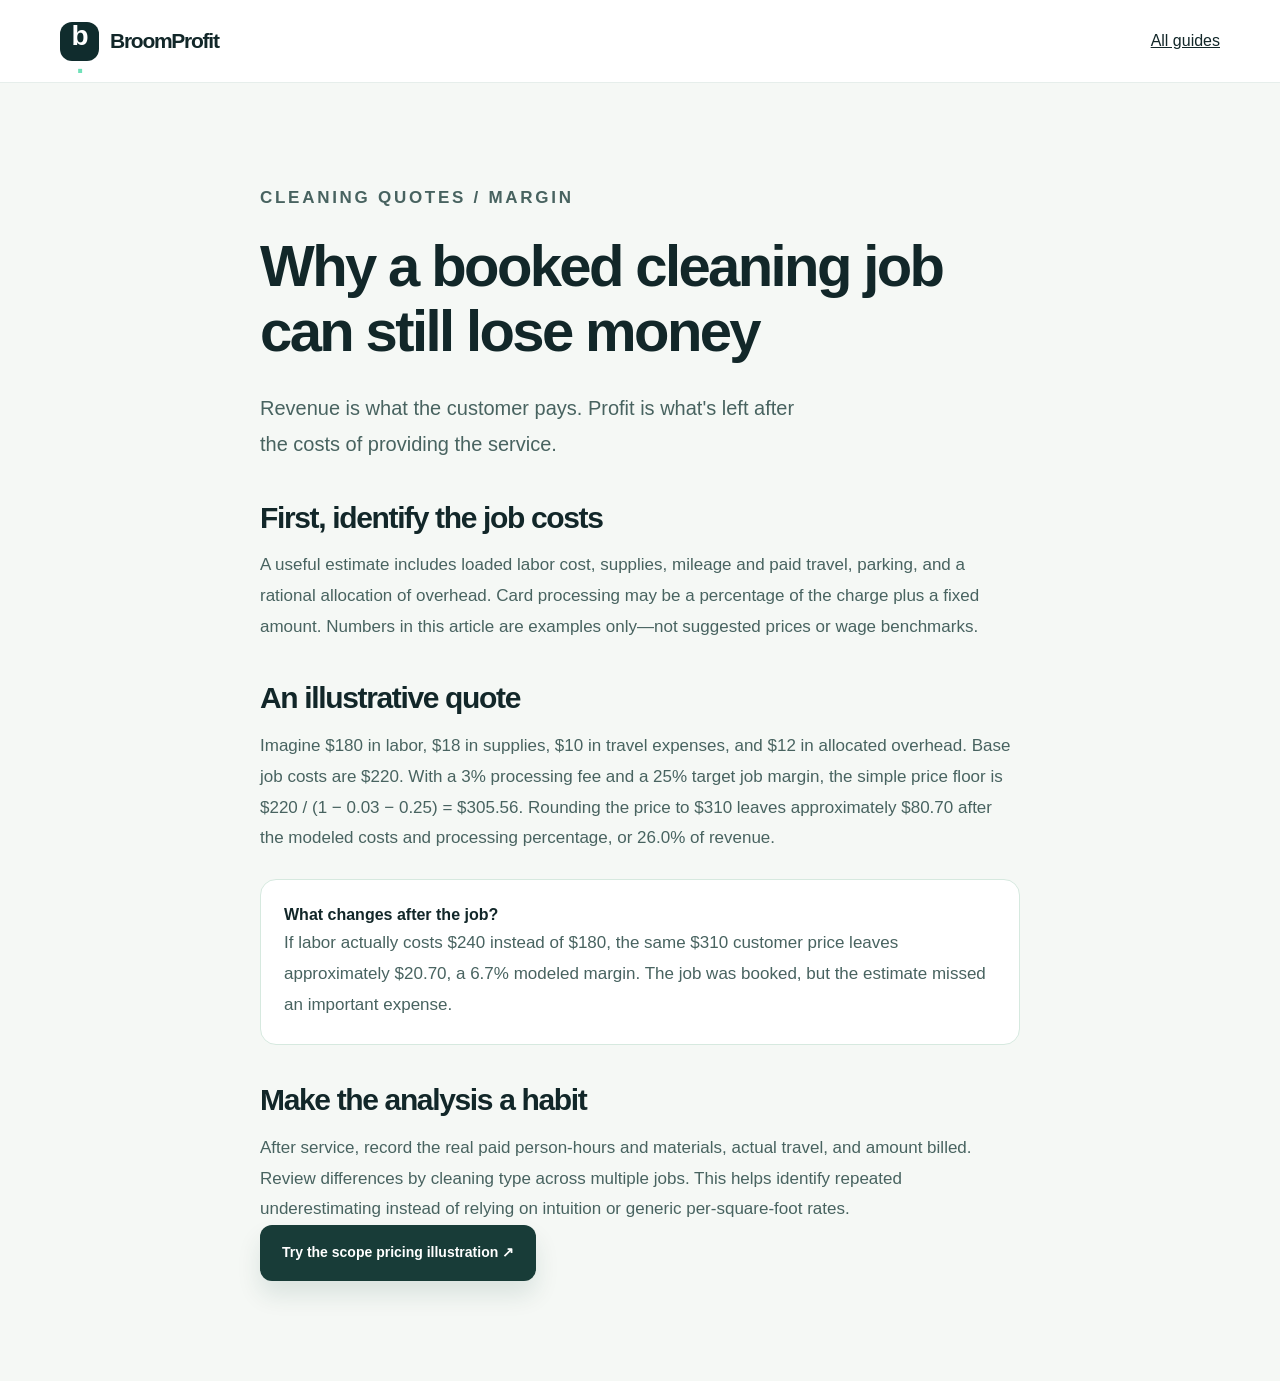
<file: guides/cleaning-job-profit.html>
<!doctype html><html lang="en"><head><meta charset="utf-8"><meta name="viewport" content="width=device-width,initial-scale=1"><title>How to estimate cleaning job profit, not just revenue | BroomProfit</title><meta name="description" content="Estimate cleaning job margins by modeling loaded labor, travel, supplies, fees and overhead, then compare estimate to actuals."><link rel="stylesheet" href="../site.css"><style>.article{max-width:760px}.article p,.article li{font-size:17px;color:#486360;line-height:1.82}.article h2{font-size:30px;margin:38px 0 16px}.article ul{padding-left:26px}.article .lead{font-size:20px}.article .box{margin:25px 0;padding:23px;background:white;border:1px solid #d6e9df;border-radius:16px}</style></head><body><header class="header"><div class="container nav"><a class="brand" href="/"><span class="logo">b<span class="dot">.</span></span>BroomProfit</a><a href="/guides/">All guides</a></div></header><main class="section"><article class="container article"><p class="overline">CLEANING QUOTES / MARGIN</p><h1 style="font-size:clamp(36px,5vw,58px);margin:20px 0">Why a booked cleaning job can still lose money</h1><p class="lead">Revenue is what the customer pays. Profit is what's left after the costs of providing the service.</p><h2>First, identify the job costs</h2><p>A useful estimate includes loaded labor cost, supplies, mileage and paid travel, parking, and a rational allocation of overhead. Card processing may be a percentage of the charge plus a fixed amount. Numbers in this article are examples only—not suggested prices or wage benchmarks.</p><h2>An illustrative quote</h2><p>Imagine $180 in labor, $18 in supplies, $10 in travel expenses, and $12 in allocated overhead. Base job costs are $220. With a 3% processing fee and a 25% target job margin, the simple price floor is $220 / (1 − 0.03 − 0.25) = $305.56. Rounding the price to $310 leaves approximately $80.70 after the modeled costs and processing percentage, or 26.0% of revenue.</p><div class="box"><strong>What changes after the job?</strong><p>If labor actually costs $240 instead of $180, the same $310 customer price leaves approximately $20.70, a 6.7% modeled margin. The job was booked, but the estimate missed an important expense.</p></div><h2>Make the analysis a habit</h2><p>After service, record the real paid person-hours and materials, actual travel, and amount billed. Review differences by cleaning type across multiple jobs. This helps identify repeated underestimating instead of relying on intuition or generic per-square-foot rates.</p><p><a class="btn btn-primary" href="/#preview">Try the scope pricing illustration ↗</a></p></article></main></body></html>
</file>
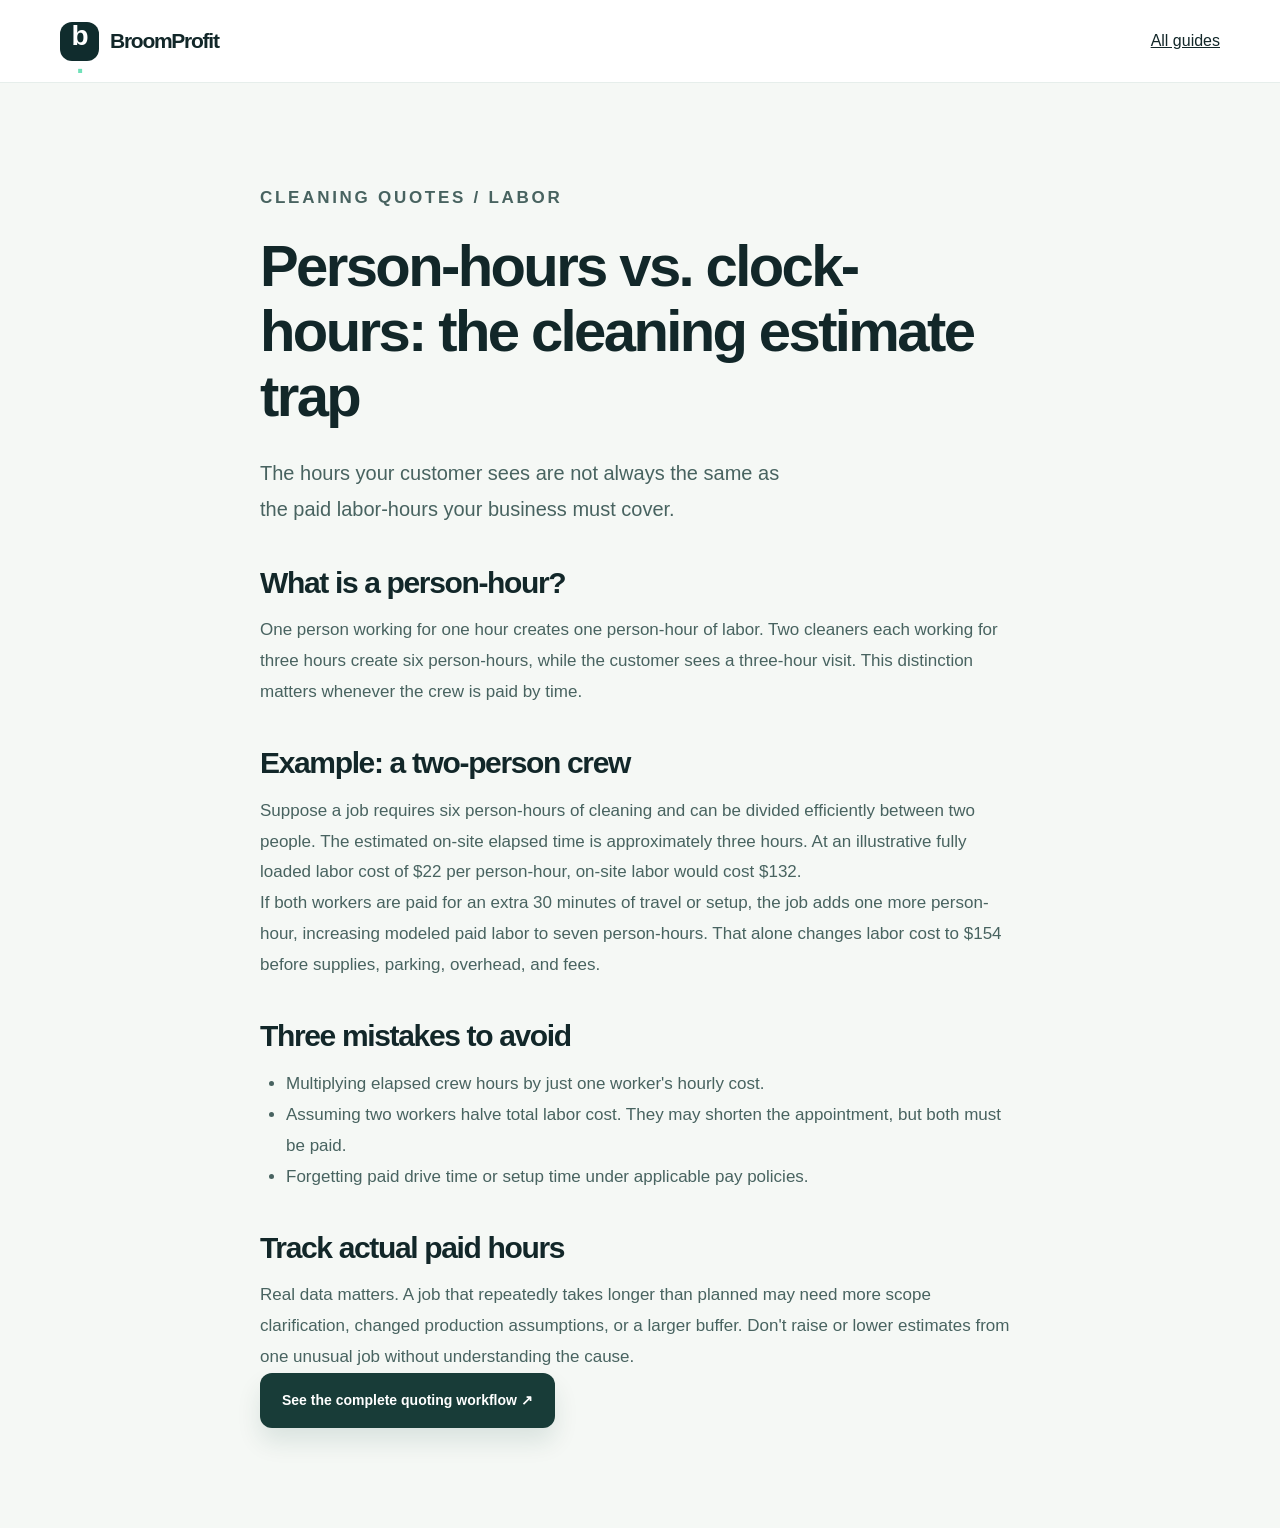
<file: guides/cleaning-person-hours.html>
<!doctype html><html lang="en"><head><meta charset="utf-8"><meta name="viewport" content="width=device-width,initial-scale=1"><title>Person-hours vs crew hours for cleaners | BroomProfit</title><meta name="description" content="A clear explanation of person-hours, elapsed cleaning time, paid travel, and job cost for small cleaning teams."><link rel="stylesheet" href="../site.css"><style>.article{max-width:760px}.article p,.article li{font-size:17px;color:#486360;line-height:1.82}.article h2{font-size:30px;margin:38px 0 16px}.article ul{padding-left:26px}.article .lead{font-size:20px}</style></head><body><header class="header"><div class="container nav"><a class="brand" href="/"><span class="logo">b<span class="dot">.</span></span>BroomProfit</a><a href="/guides/">All guides</a></div></header><main class="section"><article class="container article"><p class="overline">CLEANING QUOTES / LABOR</p><h1 style="font-size:clamp(36px,5vw,58px);margin:20px 0">Person-hours vs. clock-hours: the cleaning estimate trap</h1><p class="lead">The hours your customer sees are not always the same as the paid labor-hours your business must cover.</p><h2>What is a person-hour?</h2><p>One person working for one hour creates one person-hour of labor. Two cleaners each working for three hours create six person-hours, while the customer sees a three-hour visit. This distinction matters whenever the crew is paid by time.</p><h2>Example: a two-person crew</h2><p>Suppose a job requires six person-hours of cleaning and can be divided efficiently between two people. The estimated on-site elapsed time is approximately three hours. At an illustrative fully loaded labor cost of $22 per person-hour, on-site labor would cost $132.</p><p>If both workers are paid for an extra 30 minutes of travel or setup, the job adds one more person-hour, increasing modeled paid labor to seven person-hours. That alone changes labor cost to $154 before supplies, parking, overhead, and fees.</p><h2>Three mistakes to avoid</h2><ul><li>Multiplying elapsed crew hours by just one worker's hourly cost.</li><li>Assuming two workers halve total labor cost. They may shorten the appointment, but both must be paid.</li><li>Forgetting paid drive time or setup time under applicable pay policies.</li></ul><h2>Track actual paid hours</h2><p>Real data matters. A job that repeatedly takes longer than planned may need more scope clarification, changed production assumptions, or a larger buffer. Don't raise or lower estimates from one unusual job without understanding the cause.</p><p><a class="btn btn-primary" href="/#how">See the complete quoting workflow ↗</a></p></article></main></body></html>
</file>
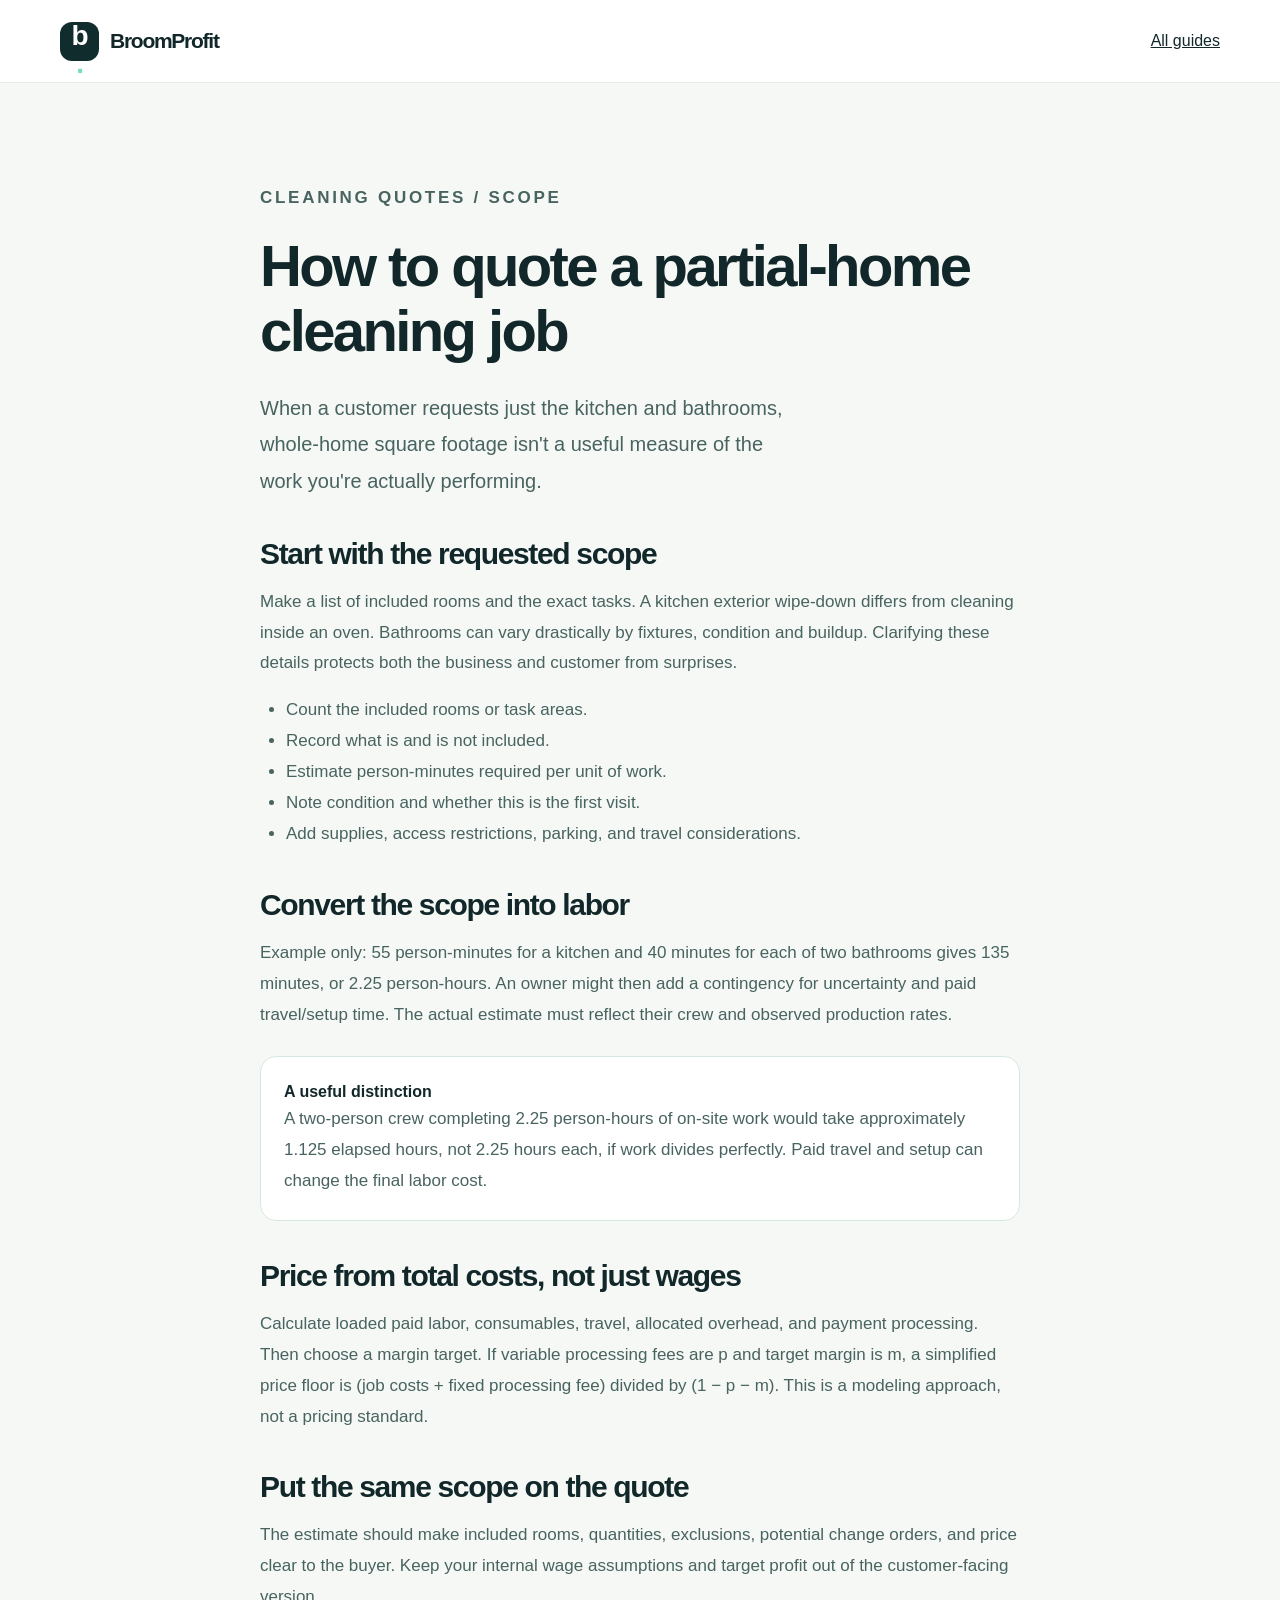
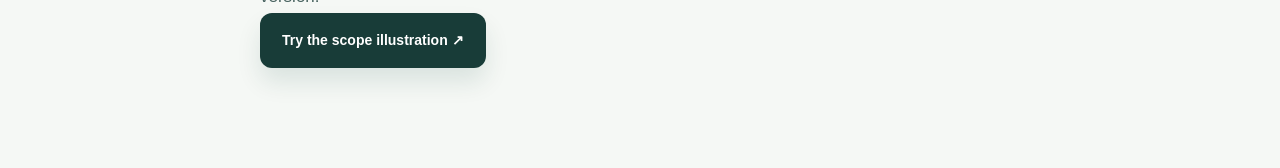
<file: guides/partial-home-cleaning-estimate.html>
<!doctype html><html lang="en"><head><meta charset="utf-8"><meta name="viewport" content="width=device-width,initial-scale=1"><title>How to quote a partial-home cleaning job | BroomProfit</title><meta name="description" content="Learn to quote selected rooms and add-ons without using whole-home square footage, with a concrete scoping checklist and cost example."><link rel="stylesheet" href="../site.css"><style>.article{max-width:760px}.article p,.article li{font-size:17px;color:#486360;line-height:1.82}.article h2{font-size:30px;margin:38px 0 16px}.article ul{padding-left:26px}.article .lead{font-size:20px}.article .box{margin:25px 0;padding:23px;background:white;border:1px solid #d6e9df;border-radius:16px}</style></head><body><header class="header"><div class="container nav"><a class="brand" href="/"><span class="logo">b<span class="dot">.</span></span>BroomProfit</a><a href="/guides/">All guides</a></div></header><main class="section"><article class="container article"><p class="overline">CLEANING QUOTES / SCOPE</p><h1 style="font-size:clamp(36px,5vw,58px);margin:20px 0">How to quote a partial-home cleaning job</h1><p class="lead">When a customer requests just the kitchen and bathrooms, whole-home square footage isn't a useful measure of the work you're actually performing.</p><h2>Start with the requested scope</h2><p>Make a list of included rooms and the exact tasks. A kitchen exterior wipe-down differs from cleaning inside an oven. Bathrooms can vary drastically by fixtures, condition and buildup. Clarifying these details protects both the business and customer from surprises.</p><ul><li>Count the included rooms or task areas.</li><li>Record what is and is not included.</li><li>Estimate person-minutes required per unit of work.</li><li>Note condition and whether this is the first visit.</li><li>Add supplies, access restrictions, parking, and travel considerations.</li></ul><h2>Convert the scope into labor</h2><p>Example only: 55 person-minutes for a kitchen and 40 minutes for each of two bathrooms gives 135 minutes, or 2.25 person-hours. An owner might then add a contingency for uncertainty and paid travel/setup time. The actual estimate must reflect their crew and observed production rates.</p><div class="box"><strong>A useful distinction</strong><p>A two-person crew completing 2.25 person-hours of on-site work would take approximately 1.125 elapsed hours, not 2.25 hours each, if work divides perfectly. Paid travel and setup can change the final labor cost.</p></div><h2>Price from total costs, not just wages</h2><p>Calculate loaded paid labor, consumables, travel, allocated overhead, and payment processing. Then choose a margin target. If variable processing fees are p and target margin is m, a simplified price floor is (job costs + fixed processing fee) divided by (1 − p − m). This is a modeling approach, not a pricing standard.</p><h2>Put the same scope on the quote</h2><p>The estimate should make included rooms, quantities, exclusions, potential change orders, and price clear to the buyer. Keep your internal wage assumptions and target profit out of the customer-facing version.</p><p><a class="btn btn-primary" href="/#preview">Try the scope illustration ↗</a></p></article></main></body></html>
</file>
<file: site.css>
:root{--ink:#122729;--muted:#567074;--mint:#b9eed8;--teal:#0d6a60;--line:#dae7e4;--bg:#f5f8f5;--white:#fff;--dark:#102c2d;--accent:#f3dd9c}*{box-sizing:border-box}html{scroll-behavior:smooth;scroll-padding-top:95px}body{margin:0;font-family:Inter,ui-sans-serif,-apple-system,BlinkMacSystemFont,"Segoe UI",Arial,sans-serif;color:var(--ink);background:var(--bg);line-height:1.55}a{color:inherit}button,input{font:inherit}img{max-width:100%;height:auto}h1,h2,h3,p{margin:0}h1,h2,h3{line-height:1.12;letter-spacing:-.045em}h2{font-size:clamp(32px,4vw,55px);font-weight:800}h3{font-size:21px;font-weight:740}.container{width:min(1160px,calc(100% - 44px));margin:0 auto}.skip-link{position:absolute;left:-999px;background:white;padding:16px;z-index:100}.skip-link:focus{left:12px;top:12px}.header{position:sticky;top:0;background:#ffffffec;border-bottom:1px solid #e6eeeb;backdrop-filter:blur(16px);z-index:10}.nav{min-height:82px;display:flex;align-items:center;justify-content:space-between;gap:22px}.brand{display:flex;align-items:center;gap:11px;font-size:21px;font-weight:810;text-decoration:none;letter-spacing:-.06em}.logo{display:grid;place-items:center;background:var(--dark);color:white;width:39px;height:39px;border-radius:12px;font-size:28px;line-height:1}.dot{color:#70e1b9}.nav nav{display:flex;gap:28px}.nav nav a{font-size:14px;text-decoration:none;color:#425b5f;font-weight:620}.nav nav a:hover,.footer a:hover{color:var(--teal)}.btn{display:inline-flex;align-items:center;justify-content:center;gap:12px;padding:15px 22px;border-radius:12px;text-decoration:none;white-space:nowrap;font-weight:770;font-size:14px;transition:transform .15s,background .15s;cursor:pointer}.btn:hover{transform:translateY(-2px)}.btn-sm{padding:11px 16px;font-size:13px}.btn-outline{border:1px solid #c8d9d5;background:#fff}.btn-primary{background:#183c38;color:#fff;box-shadow:0 14px 25px #0b43351c}.btn-primary:hover{background:#105b51}.btn-link{padding-left:0;color:var(--dark);text-decoration:underline;text-underline-offset:5px}.btn-light{background:#fff;color:#183c38}.btn-full{display:flex;width:100%}.hero{padding:82px 0 92px;background:radial-gradient(circle at 85% 12%,#e4f2e6 0,transparent 40%),#f5f8f5}.hero-grid{display:grid;grid-template-columns:1fr 1.06fr;gap:47px;align-items:center}.eyebrow,.overline{display:flex;align-items:center;gap:9px;font-size:11px;letter-spacing:.16em;font-weight:850;color:#377568}.eyebrow-line{width:22px;height:2px;background:#288d70}.hero h1{margin-top:22px;font-weight:840;font-size:clamp(43px,5.1vw,71px);letter-spacing:-.068em;line-height:1.045;max-width:670px}.hero h1 em{font-style:normal;color:#138a70}.lead{margin-top:26px;font-size:18px;color:#526c6b;max-width:550px;line-height:1.73}.actions{display:flex;align-items:center;gap:22px;flex-wrap:wrap;margin-top:34px}.hero-facts{display:flex;flex-wrap:wrap;gap:10px 20px;margin-top:32px;font-size:12px;font-weight:670;color:#5a756f}.hero-img{position:relative;background:#dfebe6;border:1px solid #e6f0eb;border-radius:22px;padding:17px;transform:rotate(1.2deg);box-shadow:0 36px 60px #0e4d321e}.hero-img>img{display:block;width:100%;border-radius:13px;box-shadow:0 10px 22px #193b3729}.hero-chip{position:absolute;bottom:-18px;left:23px;background:white;border:1px solid #d7e6e2;border-radius:11px;box-shadow:0 12px 25px #0e36251d;padding:11px 15px;font-size:12px;font-weight:720;display:flex;gap:10px;align-items:center}.status-circle{width:9px;height:9px;border-radius:99px;background:#22bc8e}.reason{background:#153735;color:#eef7f2;padding:65px 0}.reason-grid{display:grid;grid-template-columns:.54fr 1.3fr 1.1fr;gap:35px;align-items:start}.reason h2{font-size:clamp(26px,3.1vw,42px)}.reason h2 span{color:#b8efdb}.reason p:last-child{color:#c4d5d1;font-size:15px;line-height:1.8}.reason .overline{color:#8ed8b8}.section{padding:100px 0}.section-head{max-width:740px;margin-bottom:44px}.section-head h2{margin:14px 0 16px}.section-head>p:last-child{font-size:17px;color:var(--muted)}.steps{display:grid;grid-template-columns:repeat(4,1fr);gap:16px}.steps article{background:white;border:1px solid var(--line);border-radius:17px;padding:28px 23px;min-height:240px}.steps .step-num{font-weight:820;color:#0b8b70;background:#e6f7ef;display:inline-flex;align-items:center;justify-content:center;width:39px;height:39px;border-radius:11px;margin-bottom:26px}.steps h3{margin-bottom:10px}.steps p{font-size:14px;color:var(--muted);line-height:1.7}.demo-section{background:#e8f1ec}.demo-grid{display:grid;grid-template-columns:1fr .88fr;gap:24px}.demo-controls{border:1px solid #cadfd6;background:#fff;border-radius:22px;padding:28px}.demo-section-title{font-size:12px;letter-spacing:.1em;font-weight:830;display:flex;justify-content:space-between;align-items:center;margin-bottom:18px}.demo-section-title span{font-size:12px;letter-spacing:0;font-weight:500;color:#668077}.room{display:flex;gap:17px;align-items:center;cursor:pointer;padding:17px 7px;border-bottom:1px solid #e6eeeb}.room input{accent-color:#157e69;width:19px;height:19px;flex:0 0 19px}.room-name{font-weight:790;flex:1}.room-name small{display:block;font-size:12px;font-weight:460;color:#6b817e;padding-top:2px}.room>strong{font-size:13px;color:#6d807b}.demo-foot{font-size:12px;color:#607d78;margin-top:20px;line-height:1.7}.demo-output{background:#153937;color:#fff;border-radius:22px;padding:35px;display:flex;flex-direction:column;justify-content:center}.demo-output .overline{color:#9ed8c4}.demo-output h3{font-size:20px;margin-top:25px}.big-number{font-size:clamp(44px,5vw,76px);font-weight:840;letter-spacing:-.075em;color:#c5f3df;margin:14px 0 24px}.demo-metrics{display:grid;gap:10px;padding:18px 0;border-top:1px solid #587a75;border-bottom:1px solid #587a75}.demo-metrics>div{display:flex;justify-content:space-between;gap:10px;font-size:13px}.demo-metrics span{color:#c1d6d0}.demo-note{font-size:11px;line-height:1.6;color:#b6cfc7;margin:18px 0}.proof-grid{display:grid;grid-template-columns:.75fr 1.2fr;gap:70px;align-items:center}.proof-grid h2{margin:15px 0 20px}.proof-grid>div>p:not(.overline){color:#58716d;line-height:1.8}.clean-list{padding:0;list-style:none;display:grid;gap:13px;margin:24px 0}.clean-list li{position:relative;padding-left:25px;font-size:14px;font-weight:650}.clean-list li:before{content:'✓';position:absolute;left:0;color:#098770;font-weight:900}.product-gallery{background:#e4eeeb;padding:18px;border-radius:19px;border:1px solid var(--line)}.product-gallery img{border-radius:10px;display:block;box-shadow:0 14px 23px #2058492a}.product-gallery p{text-align:center;margin-top:14px!important;font-size:12px;color:#54706a}.price-section{background:#fcfcfa}.price-grid{display:grid;grid-template-columns:1fr 450px;gap:70px;align-items:center}.price-grid h2{margin:15px 0 20px}.price-grid>div:first-child>p:last-child{font-size:17px;color:var(--muted);max-width:460px}.price-card{background:#fff;border-radius:24px;border:1px solid var(--line);box-shadow:0 22px 55px #103d3018;padding:30px}.price-top{display:flex;justify-content:space-between;align-items:center;gap:10px;color:#688179;font-size:11px}.price-badge{background:#dff4e9;color:#146c59;padding:7px 10px;border-radius:8px;font-size:10px;font-weight:830;letter-spacing:.08em}.price-amount{font-size:64px;letter-spacing:-.07em;font-weight:840;margin:20px 0 6px}.price-amount span{font-size:13px;letter-spacing:0;font-weight:600;color:#55726b}.price-disclaimer{font-size:12px;color:#70827d;padding-bottom:17px;border-bottom:1px solid var(--line)}.price-card .clean-list{padding:2px 0}.price-card small{display:block;color:#728681;text-align:center;margin-top:12px;font-size:11px;line-height:1.6}.faq-section{background:#eff5f1}.faq{max-width:800px}.faq details{border-bottom:1px solid #d0ded6;padding:18px 0}.faq summary{cursor:pointer;font-weight:800;font-size:17px;list-style:none;padding:8px 28px 8px 0;position:relative}.faq summary:after{content:'+';position:absolute;right:8px;font-size:23px;top:1px;color:#217966}.faq details[open] summary:after{content:'−'}.faq details p{margin:5px 0 6px;color:var(--muted);max-width:750px;line-height:1.8;font-size:14px}.last-call{padding:80px 0;text-align:center;background:#123d39;color:white}.last-call .container{display:flex;align-items:center;flex-direction:column;gap:25px}.last-call h2{max-width:680px}.last-call .overline{color:#91ddbe}.footer{background:#0a2424;color:#d5e3df;padding:37px 0}.foot-flex{display:flex;justify-content:space-between;align-items:start;gap:28px}.foot-flex strong{font-size:19px}.foot-flex p{font-size:12px;color:#9ebbb3;margin-top:8px}.foot-flex>div:nth-child(2){display:flex;gap:20px}.foot-flex a{text-decoration:none;font-size:12px}.foot-flex small{font-size:11px;color:#9ebbb3}a:focus-visible,input:focus-visible,summary:focus-visible{outline:3px solid #e5aa32;outline-offset:4px}@media(max-width:970px){.hero-grid{grid-template-columns:1fr;gap:48px}.hero-img{max-width:720px}.reason-grid{grid-template-columns:1fr 1fr}.reason-grid .overline{grid-column:span 2}.steps{grid-template-columns:repeat(2,1fr)}.price-grid{grid-template-columns:1fr;gap:30px}.price-card{max-width:520px}.nav nav{gap:13px}.proof-grid{gap:32px}}@media(max-width:650px){.container{width:min(100% - 30px,1160px)}.header .nav{min-height:68px}.nav nav{display:none}.nav>a.btn{font-size:12px}.hero{padding:52px 0 74px}.hero h1{font-size:45px}.lead{font-size:16px}.actions{gap:5px}.hero-facts{font-size:11px}.hero-img{padding:9px}.hero-chip{left:6px;font-size:10px}.reason{padding:43px 0}.reason-grid{display:block}.reason-grid h2{margin:14px 0 17px}.section{padding:70px 0}.steps{grid-template-columns:1fr}.steps article{min-height:auto}.demo-grid,.proof-grid{grid-template-columns:1fr}.demo-controls,.demo-output{padding:23px}.big-number{font-size:47px}.price-amount{font-size:58px}.foot-flex{flex-direction:column}.foot-flex>div:nth-child(2){flex-wrap:wrap}.section-head{margin-bottom:30px}h2{font-size:35px}}
</file>
